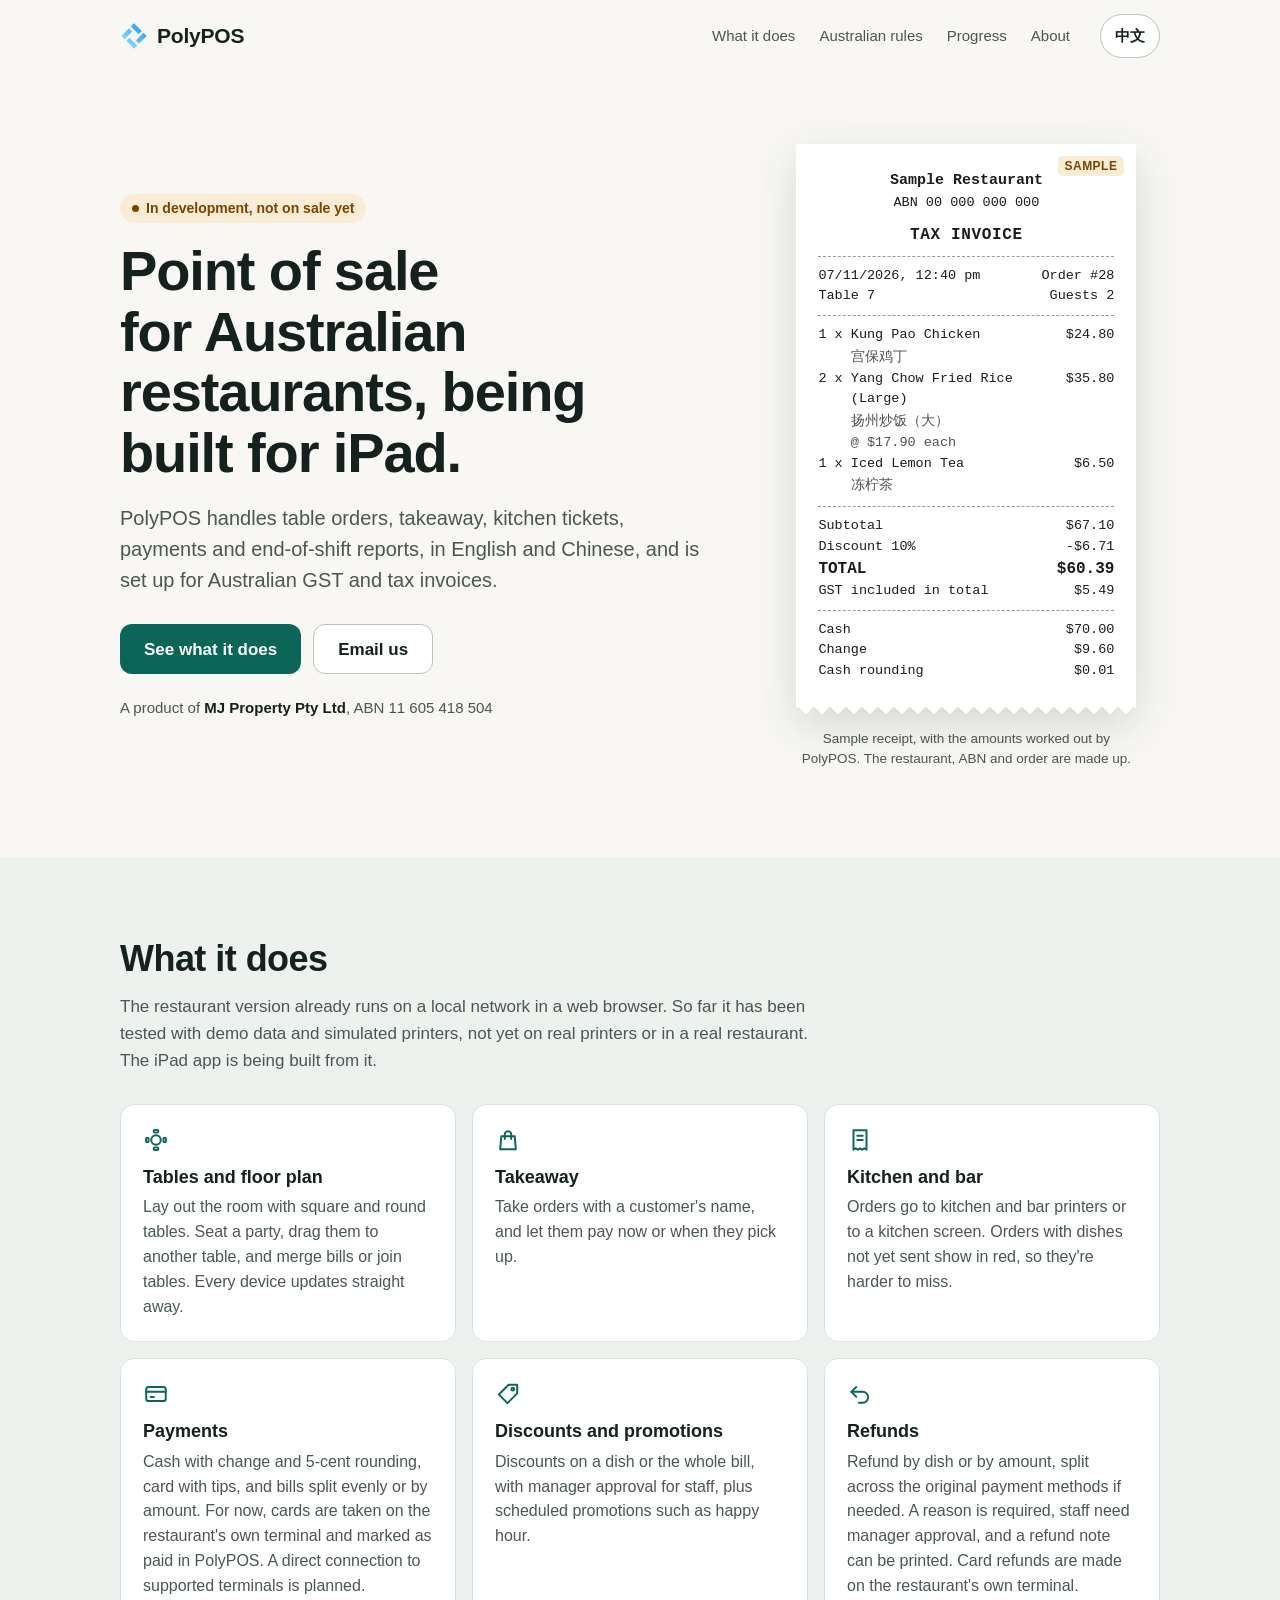
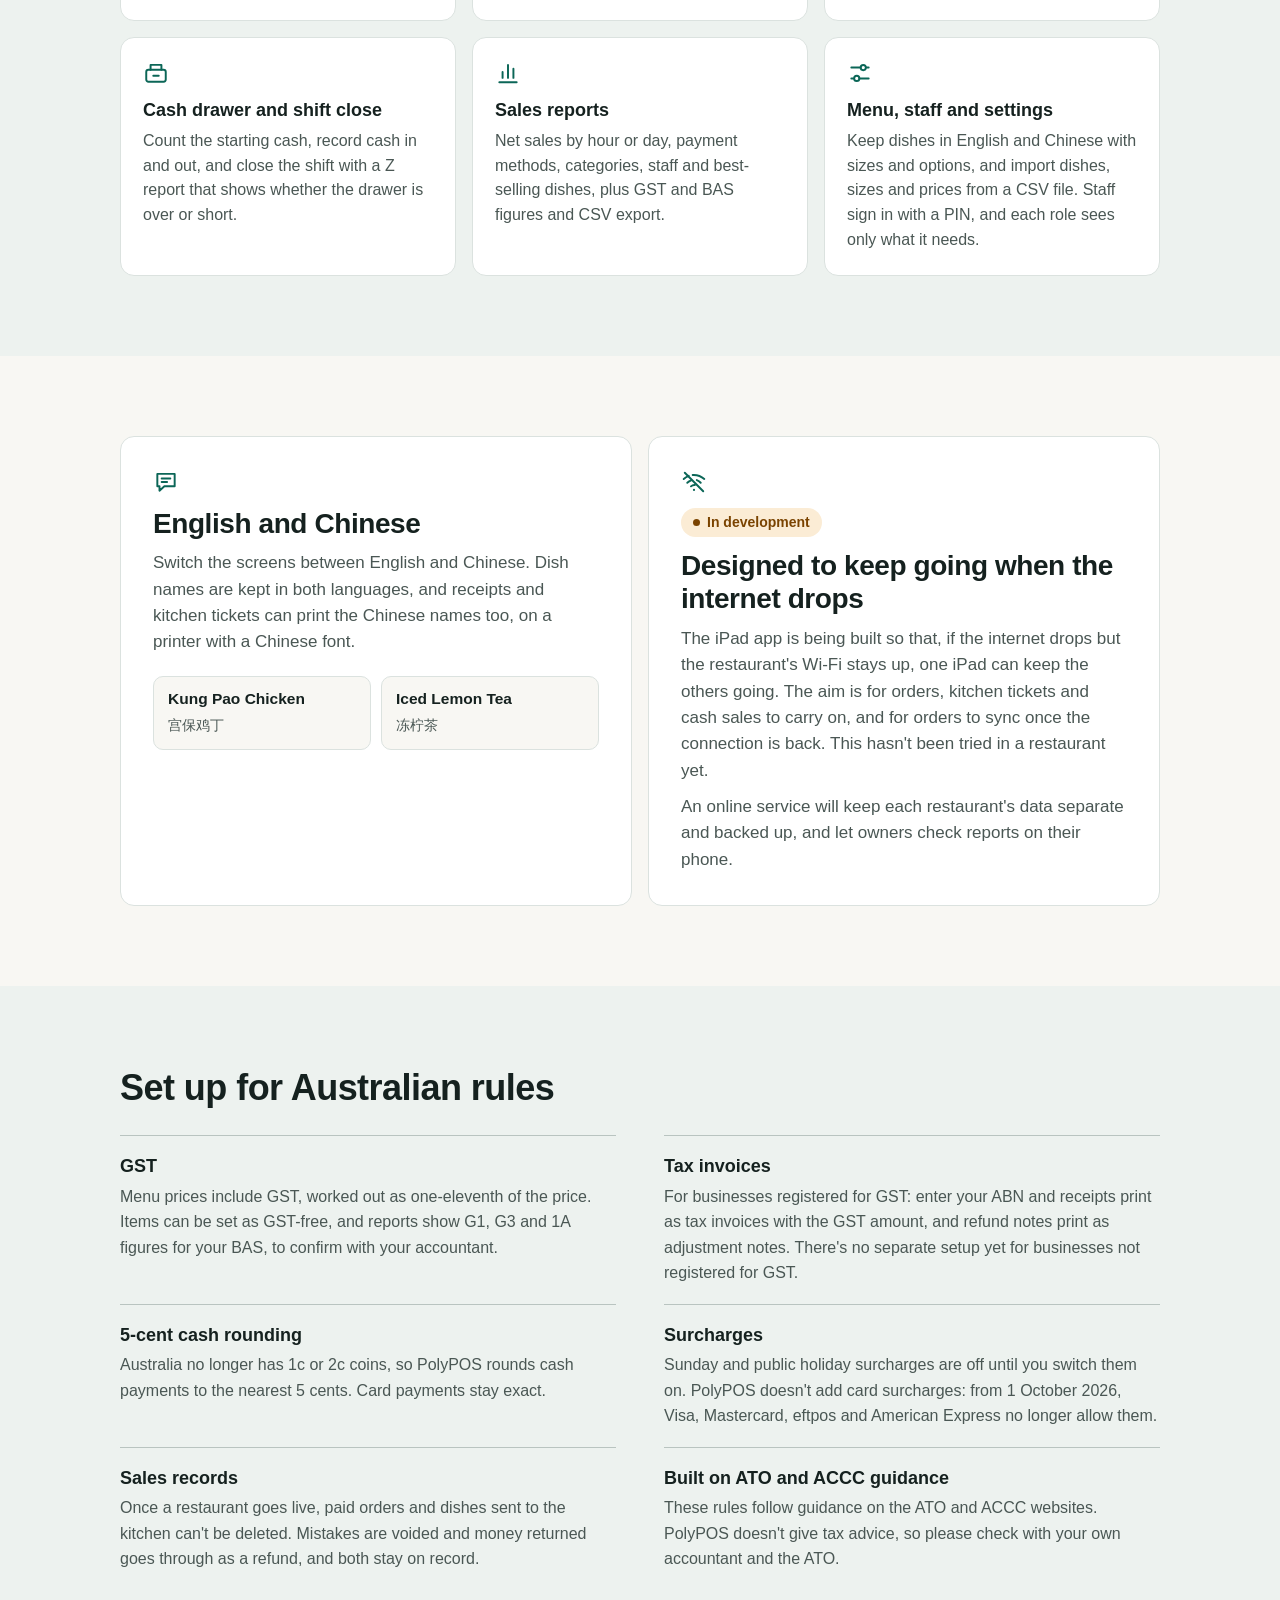
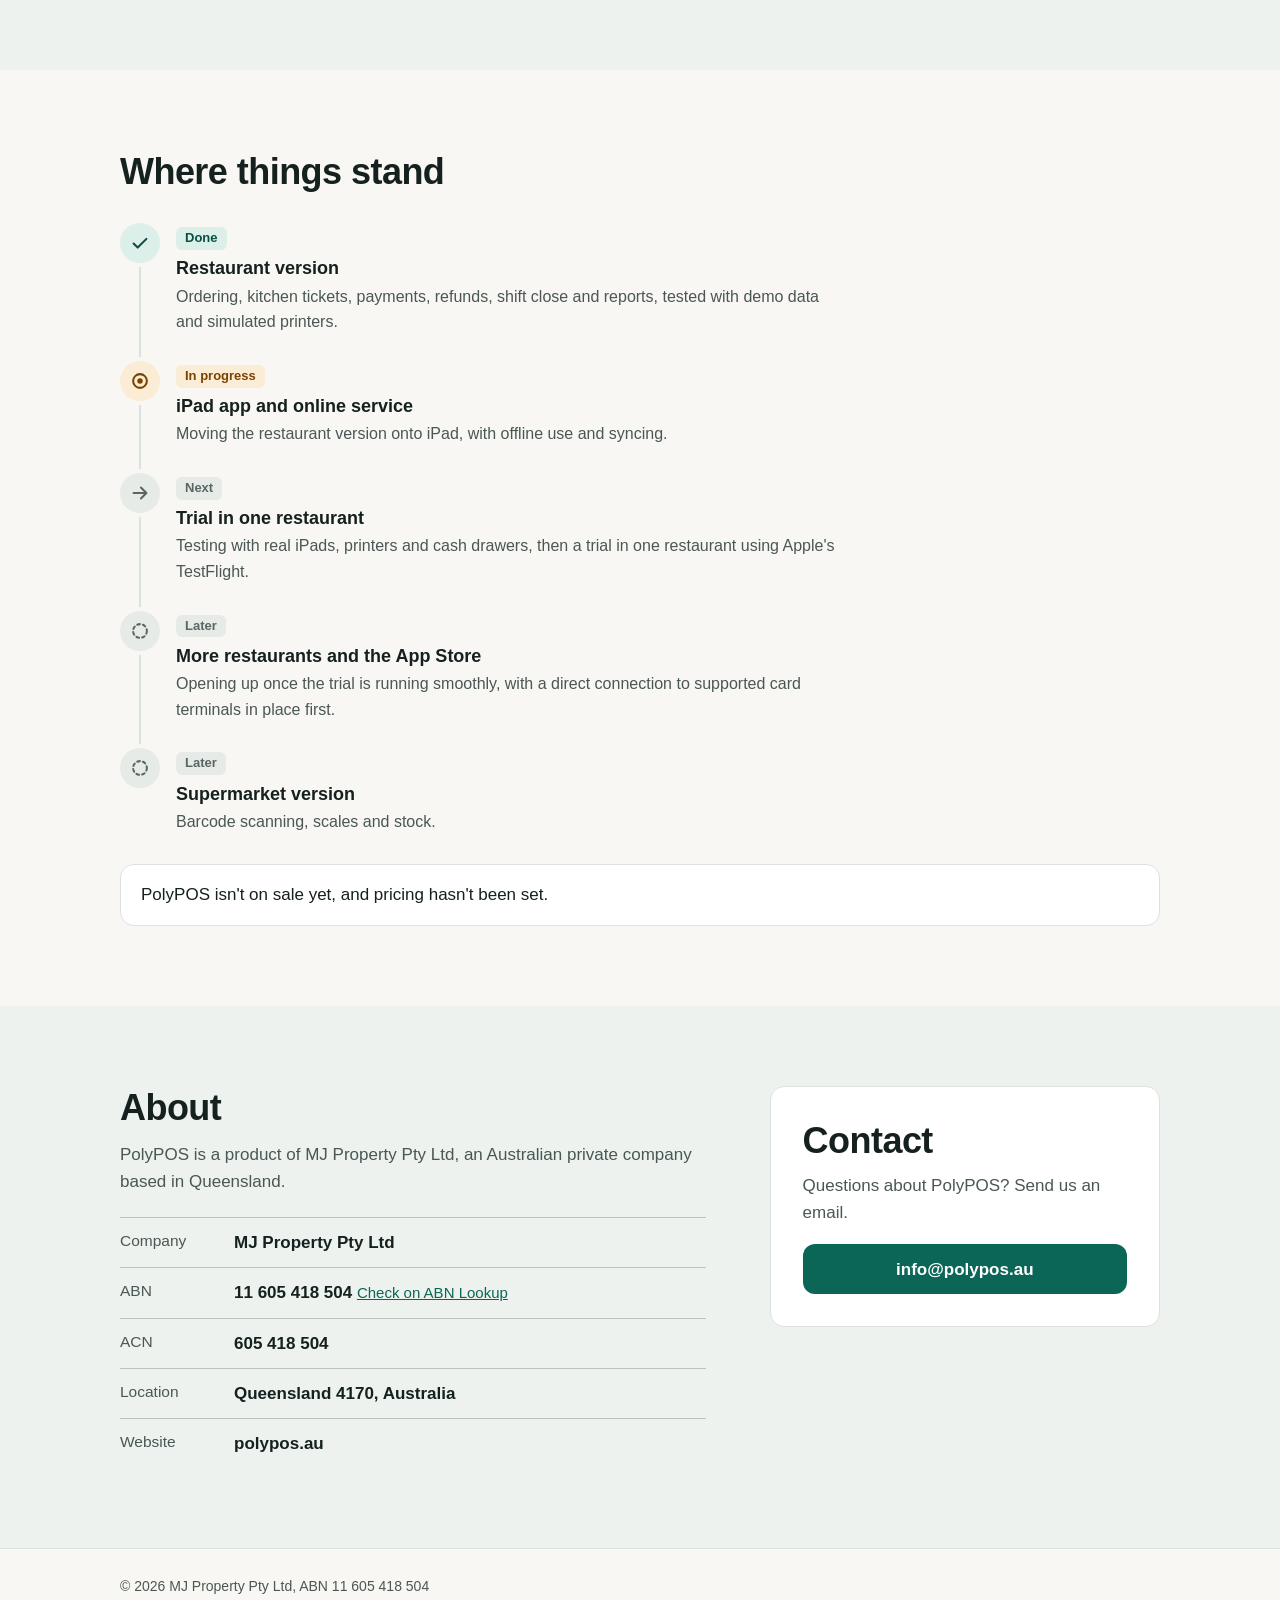
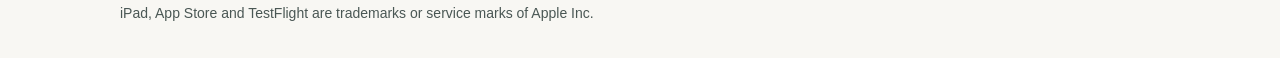
<file: index.html>
<!doctype html>
<html lang="en-AU">
<head>
<meta charset="utf-8">
<meta name="viewport" content="width=device-width, initial-scale=1">
<title>PolyPOS | Point of sale for Australian restaurants</title>
<meta name="description" content="PolyPOS is a point-of-sale system for Australian restaurants, in English and Chinese, being built for iPad. A product of MJ Property Pty Ltd.">
<link rel="canonical" href="https://polypos.au/">
<link rel="alternate" hreflang="en-AU" href="https://polypos.au/">
<link rel="alternate" hreflang="zh-Hans" href="https://polypos.au/zh/">
<link rel="alternate" hreflang="x-default" href="https://polypos.au/">
<link rel="icon" href="favicon.svg" type="image/svg+xml">
<link rel="stylesheet" href="assets/site.css">
</head>
<body>
<a class="skip" href="#main">Skip to content</a>

<header class="top wrap">
  <a class="brand" href="./">
    <svg viewBox="0 0 100 100" aria-hidden="true"><defs><linearGradient id="pp-mark" gradientUnits="userSpaceOnUse" x1="0" y1="32" x2="0" y2="-32"><stop offset="0" stop-color="#86D6FF"/><stop offset="1" stop-color="#36A5F2"/></linearGradient></defs><g transform="translate(50 50) rotate(45)" fill="url(#pp-mark)"><rect x="-32" y="-32" width="39" height="16"/><rect x="16" y="-32" width="16" height="39"/><rect x="-7" y="16" width="39" height="16"/><rect x="-32" y="-7" width="16" height="39"/></g></svg>
    PolyPOS
  </a>
  <nav class="nav" aria-label="Sections of this page">
    <a href="#features">What it does</a>
    <a href="#rules">Australian rules</a>
    <a href="#progress">Progress</a>
    <a href="#about">About</a>
  </nav>
  <a class="lang" href="zh/" lang="zh-Hans" hreflang="zh-Hans">中文</a>
</header>

<main id="main">
  <section class="hero wrap">
    <div>
      <p class="chip">In development, not on sale yet</p>
      <h1>Point of sale for Australian restaurants, being built for iPad.</h1>
      <p class="lead">PolyPOS handles table orders, takeaway, kitchen tickets, payments and end-of-shift reports, in English and Chinese, and is set up for Australian GST and tax invoices.</p>
      <p class="actions">
        <a class="btn primary" href="#features">See what it does</a>
        <a class="btn ghost" href="mailto:info@polypos.au">Email us</a>
      </p>
      <p class="owner">A product of <strong>MJ Property Pty Ltd</strong>, <span class="nb">ABN 11 605 418 504</span></p>
    </div>

    <figure class="sample">
      <div class="paper">
        <div class="receipt">
          <span class="stamp">SAMPLE</span>
          <div class="c venue">Sample Restaurant</div>
          <div class="c">ABN 00 000 000 000</div>
          <div class="c title">TAX INVOICE</div>
          <hr>
          <div class="r"><span>07/11/2026, 12:40 pm</span><span>Order #28</span></div>
          <div class="r"><span>Table 7</span><span>Guests 2</span></div>
          <hr>
          <div class="r item"><span>1 x Kung Pao Chicken</span><span>$24.80</span></div>
          <div class="sub" lang="zh-Hans">宫保鸡丁</div>
          <div class="r item"><span>2 x Yang Chow Fried Rice (Large)</span><span>$35.80</span></div>
          <div class="sub" lang="zh-Hans">扬州炒饭（大）</div>
          <div class="sub">@ $17.90 each</div>
          <div class="r item"><span>1 x Iced Lemon Tea</span><span>$6.50</span></div>
          <div class="sub" lang="zh-Hans">冻柠茶</div>
          <hr>
          <div class="r"><span>Subtotal</span><span>$67.10</span></div>
          <div class="r"><span>Discount 10%</span><span>-$6.71</span></div>
          <div class="r big"><span>TOTAL</span><span>$60.39</span></div>
          <div class="r"><span>GST included in total</span><span>$5.49</span></div>
          <hr>
          <div class="r"><span>Cash</span><span>$70.00</span></div>
          <div class="r"><span>Change</span><span>$9.60</span></div>
          <div class="r"><span>Cash rounding</span><span>$0.01</span></div>
        </div>
      </div>
      <figcaption>Sample receipt, with the amounts worked out by PolyPOS. The restaurant, ABN and order are made up.</figcaption>
    </figure>
  </section>

  <section id="features" class="section band">
    <div class="wrap">
      <h2>What it does</h2>
      <p class="intro">The restaurant version already runs on a local network in a web browser. So far it has been tested with demo data and simulated printers, not yet on real printers or in a real restaurant. The iPad app is being built from it.</p>
      <div class="grid">
        <article class="card">
          <svg class="icon" aria-hidden="true"><use href="assets/icons.svg#table"/></svg>
          <h3>Tables and floor plan</h3>
          <p>Lay out the room with square and round tables. Seat a party, drag them to another table, and merge bills or join tables. Every device updates straight away.</p>
        </article>
        <article class="card">
          <svg class="icon" aria-hidden="true"><use href="assets/icons.svg#bag"/></svg>
          <h3>Takeaway</h3>
          <p>Take orders with a customer's name, and let them pay now or when they pick up.</p>
        </article>
        <article class="card">
          <svg class="icon" aria-hidden="true"><use href="assets/icons.svg#ticket"/></svg>
          <h3>Kitchen and bar</h3>
          <p>Orders go to kitchen and bar printers or to a kitchen screen. Orders with dishes not yet sent show in red, so they're harder to miss.</p>
        </article>
        <article class="card">
          <svg class="icon" aria-hidden="true"><use href="assets/icons.svg#card"/></svg>
          <h3>Payments</h3>
          <p>Cash with change and 5-cent rounding, card with tips, and bills split evenly or by amount. For now, cards are taken on the restaurant's own terminal and marked as paid in PolyPOS. A direct connection to supported terminals is planned.</p>
        </article>
        <article class="card">
          <svg class="icon" aria-hidden="true"><use href="assets/icons.svg#tag"/></svg>
          <h3>Discounts and promotions</h3>
          <p>Discounts on a dish or the whole bill, with manager approval for staff, plus scheduled promotions such as happy hour.</p>
        </article>
        <article class="card">
          <svg class="icon" aria-hidden="true"><use href="assets/icons.svg#refund"/></svg>
          <h3>Refunds</h3>
          <p>Refund by dish or by amount, split across the original payment methods if needed. A reason is required, staff need manager approval, and a refund note can be printed. Card refunds are made on the restaurant's own terminal.</p>
        </article>
        <article class="card">
          <svg class="icon" aria-hidden="true"><use href="assets/icons.svg#drawer"/></svg>
          <h3>Cash drawer and shift close</h3>
          <p>Count the starting cash, record cash in and out, and close the shift with a Z report that shows whether the drawer is over or short.</p>
        </article>
        <article class="card">
          <svg class="icon" aria-hidden="true"><use href="assets/icons.svg#chart"/></svg>
          <h3>Sales reports</h3>
          <p>Net sales by hour or day, payment methods, categories, staff and best-selling dishes, plus GST and BAS figures and CSV export.</p>
        </article>
        <article class="card">
          <svg class="icon" aria-hidden="true"><use href="assets/icons.svg#sliders"/></svg>
          <h3>Menu, staff and settings</h3>
          <p>Keep dishes in English and Chinese with sizes and options, and import dishes, sizes and prices from a CSV file. Staff sign in with a PIN, and each role sees only what it needs.</p>
        </article>
      </div>
    </div>
  </section>

  <section class="section">
    <div class="wrap pair">
      <article class="card">
        <svg class="icon" aria-hidden="true"><use href="assets/icons.svg#speech"/></svg>
        <h2>English and Chinese</h2>
        <p>Switch the screens between English and Chinese. Dish names are kept in both languages, and receipts and kitchen tickets can print the Chinese names too, on a printer with a Chinese font.</p>
        <div class="tiles" aria-hidden="true">
          <div class="tile"><b>Kung Pao Chicken</b><span lang="zh-Hans">宫保鸡丁</span></div>
          <div class="tile"><b>Iced Lemon Tea</b><span lang="zh-Hans">冻柠茶</span></div>
        </div>
      </article>
      <article class="card">
        <svg class="icon" aria-hidden="true"><use href="assets/icons.svg#offline"/></svg>
        <p class="chip">In development</p>
        <h2>Designed to keep going when the internet drops</h2>
        <p>The iPad app is being built so that, if the internet drops but the restaurant's Wi-Fi stays up, one iPad can keep the others going. The aim is for orders, kitchen tickets and cash sales to carry on, and for orders to sync once the connection is back. This hasn't been tried in a restaurant yet.</p>
        <p>An online service will keep each restaurant's data separate and backed up, and let owners check reports on their phone.</p>
      </article>
    </div>
  </section>

  <section id="rules" class="section band">
    <div class="wrap">
      <h2>Set up for Australian rules</h2>
      <div class="rules">
        <div class="rule">
          <h3>GST</h3>
          <p>Menu prices include GST, worked out as one-eleventh of the price. Items can be set as GST-free, and reports show G1, G3 and 1A figures for your BAS, to confirm with your accountant.</p>
        </div>
        <div class="rule">
          <h3>Tax invoices</h3>
          <p>For businesses registered for GST: enter your ABN and receipts print as tax invoices with the GST amount, and refund notes print as adjustment notes. There's no separate setup yet for businesses not registered for GST.</p>
        </div>
        <div class="rule">
          <h3>5-cent cash rounding</h3>
          <p>Australia no longer has 1c or 2c coins, so PolyPOS rounds cash payments to the nearest 5 cents. Card payments stay exact.</p>
        </div>
        <div class="rule">
          <h3>Surcharges</h3>
          <p>Sunday and public holiday surcharges are off until you switch them on. PolyPOS doesn't add card surcharges: from 1 October 2026, Visa, Mastercard, eftpos and American Express no longer allow them.</p>
        </div>
        <div class="rule">
          <h3>Sales records</h3>
          <p>Once a restaurant goes live, paid orders and dishes sent to the kitchen can't be deleted. Mistakes are voided and money returned goes through as a refund, and both stay on record.</p>
        </div>
        <div class="rule">
          <h3>Built on ATO and ACCC guidance</h3>
          <p>These rules follow guidance on the ATO and ACCC websites. PolyPOS doesn't give tax advice, so please check with your own accountant and the ATO.</p>
        </div>
      </div>
    </div>
  </section>

  <section id="progress" class="section">
    <div class="wrap">
      <h2>Where things stand</h2>
      <ol class="steps">
        <li class="step is-done">
          <span class="mark"><svg class="icon" aria-hidden="true"><use href="assets/icons.svg#done"/></svg></span>
          <div>
            <span class="state">Done</span>
            <h3>Restaurant version</h3>
            <p>Ordering, kitchen tickets, payments, refunds, shift close and reports, tested with demo data and simulated printers.</p>
          </div>
        </li>
        <li class="step is-now">
          <span class="mark"><svg class="icon" aria-hidden="true"><use href="assets/icons.svg#now"/></svg></span>
          <div>
            <span class="state">In progress</span>
            <h3>iPad app and online service</h3>
            <p>Moving the restaurant version onto iPad, with offline use and syncing.</p>
          </div>
        </li>
        <li class="step is-next">
          <span class="mark"><svg class="icon" aria-hidden="true"><use href="assets/icons.svg#next"/></svg></span>
          <div>
            <span class="state">Next</span>
            <h3>Trial in one restaurant</h3>
            <p>Testing with real iPads, printers and cash drawers, then a trial in one restaurant using Apple's TestFlight.</p>
          </div>
        </li>
        <li class="step is-later">
          <span class="mark"><svg class="icon" aria-hidden="true"><use href="assets/icons.svg#later"/></svg></span>
          <div>
            <span class="state">Later</span>
            <h3>More restaurants and the App Store</h3>
            <p>Opening up once the trial is running smoothly, with a direct connection to supported card terminals in place first.</p>
          </div>
        </li>
        <li class="step is-later">
          <span class="mark"><svg class="icon" aria-hidden="true"><use href="assets/icons.svg#later"/></svg></span>
          <div>
            <span class="state">Later</span>
            <h3>Supermarket version</h3>
            <p>Barcode scanning, scales and stock.</p>
          </div>
        </li>
      </ol>
      <p class="note">PolyPOS isn't on sale yet, and pricing hasn't been set.</p>
    </div>
  </section>

  <section id="about" class="section band">
    <div class="wrap about">
      <div>
        <h2>About</h2>
        <p class="intro">PolyPOS is a product of MJ Property Pty Ltd, an Australian private company based in Queensland.</p>
        <dl class="facts">
          <div><dt>Company</dt><dd>MJ Property Pty Ltd</dd></div>
          <div><dt>ABN</dt><dd>11 605 418 504 <a class="check" href="https://abr.business.gov.au/ABN/View?abn=11605418504" rel="noopener">Check on ABN Lookup</a></dd></div>
          <div><dt>ACN</dt><dd>605 418 504</dd></div>
          <div><dt>Location</dt><dd>Queensland 4170, Australia</dd></div>
          <div><dt>Website</dt><dd>polypos.au</dd></div>
        </dl>
      </div>
      <div id="contact" class="contact">
        <h2>Contact</h2>
        <p>Questions about PolyPOS? Send us an email.</p>
        <p class="mail"><a class="btn primary" href="mailto:info@polypos.au">info@polypos.au</a></p>
      </div>
    </div>
  </section>
</main>

<footer class="foot">
  <div class="wrap">
    <p>© 2026 MJ Property Pty Ltd, ABN 11 605 418 504</p>
    <p>iPad, App Store and TestFlight are trademarks or service marks of Apple Inc.</p>
  </div>
</footer>
</body>
</html>
</file>
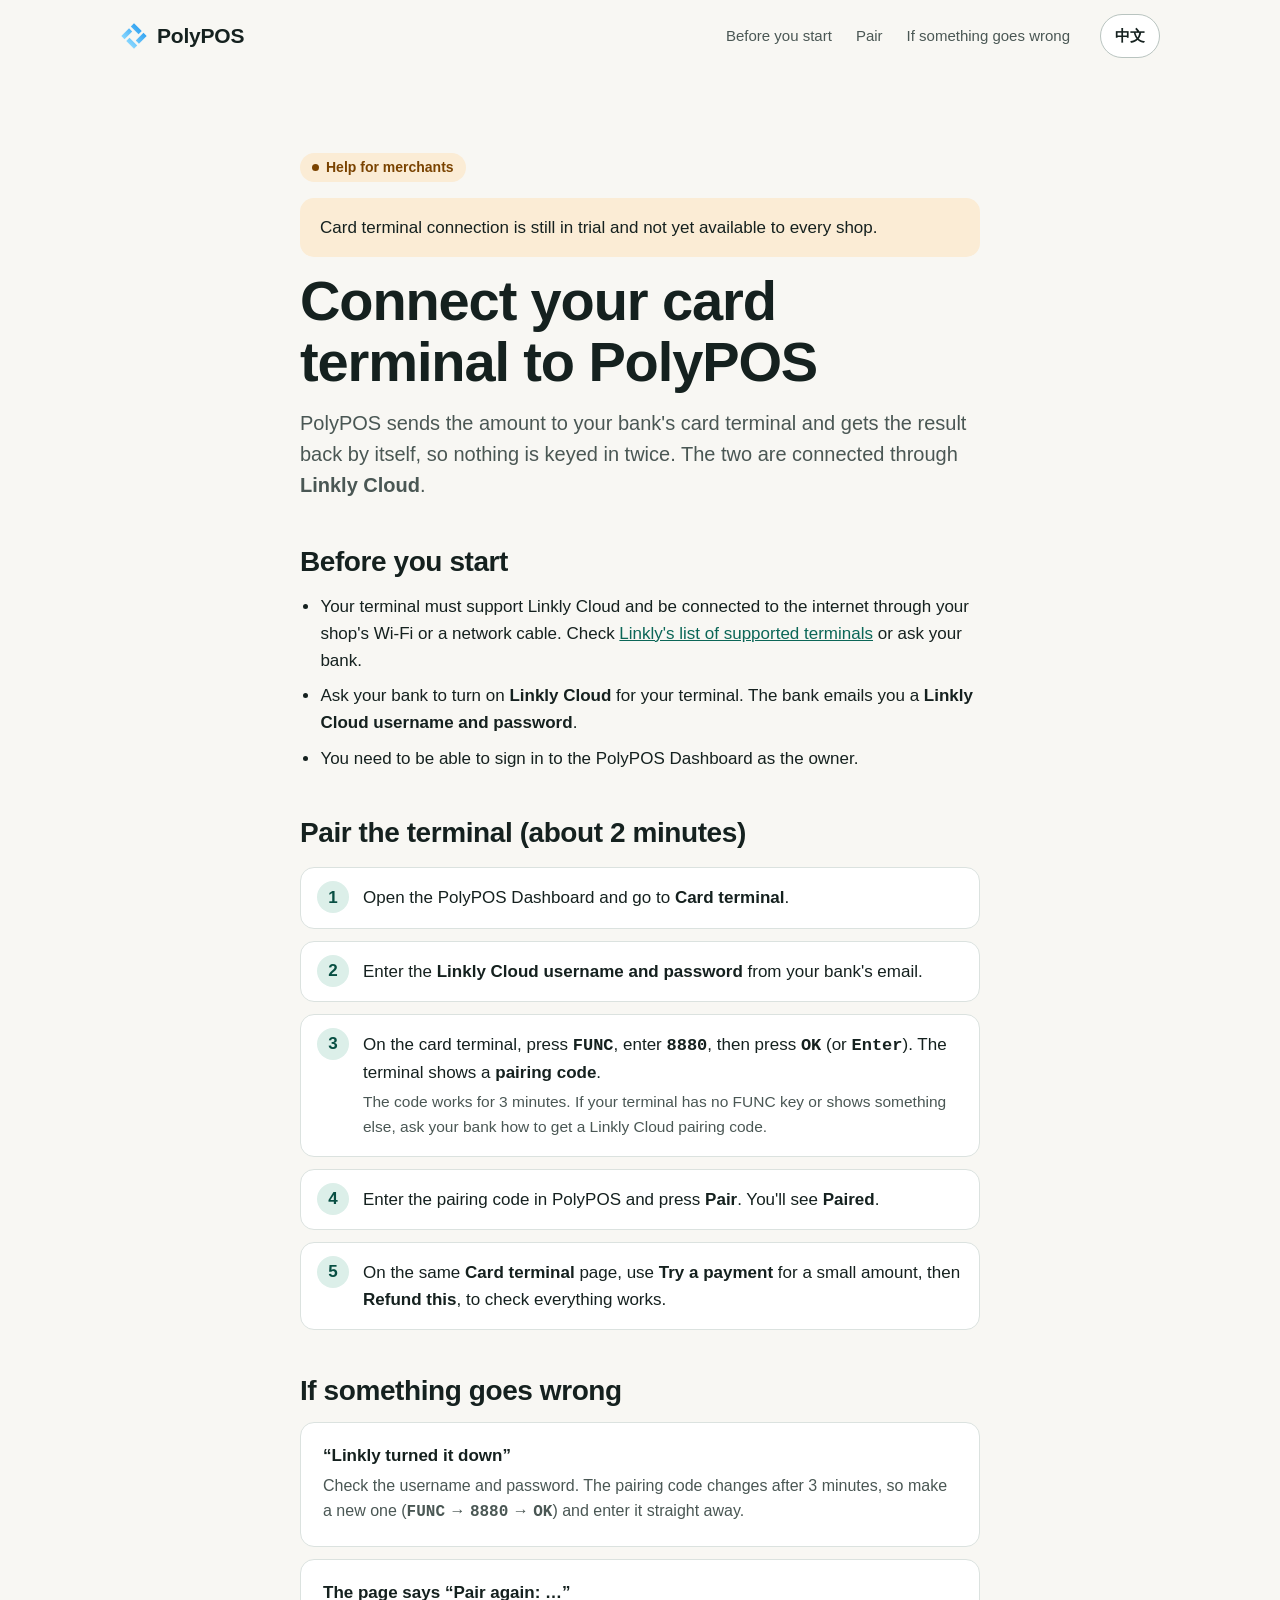
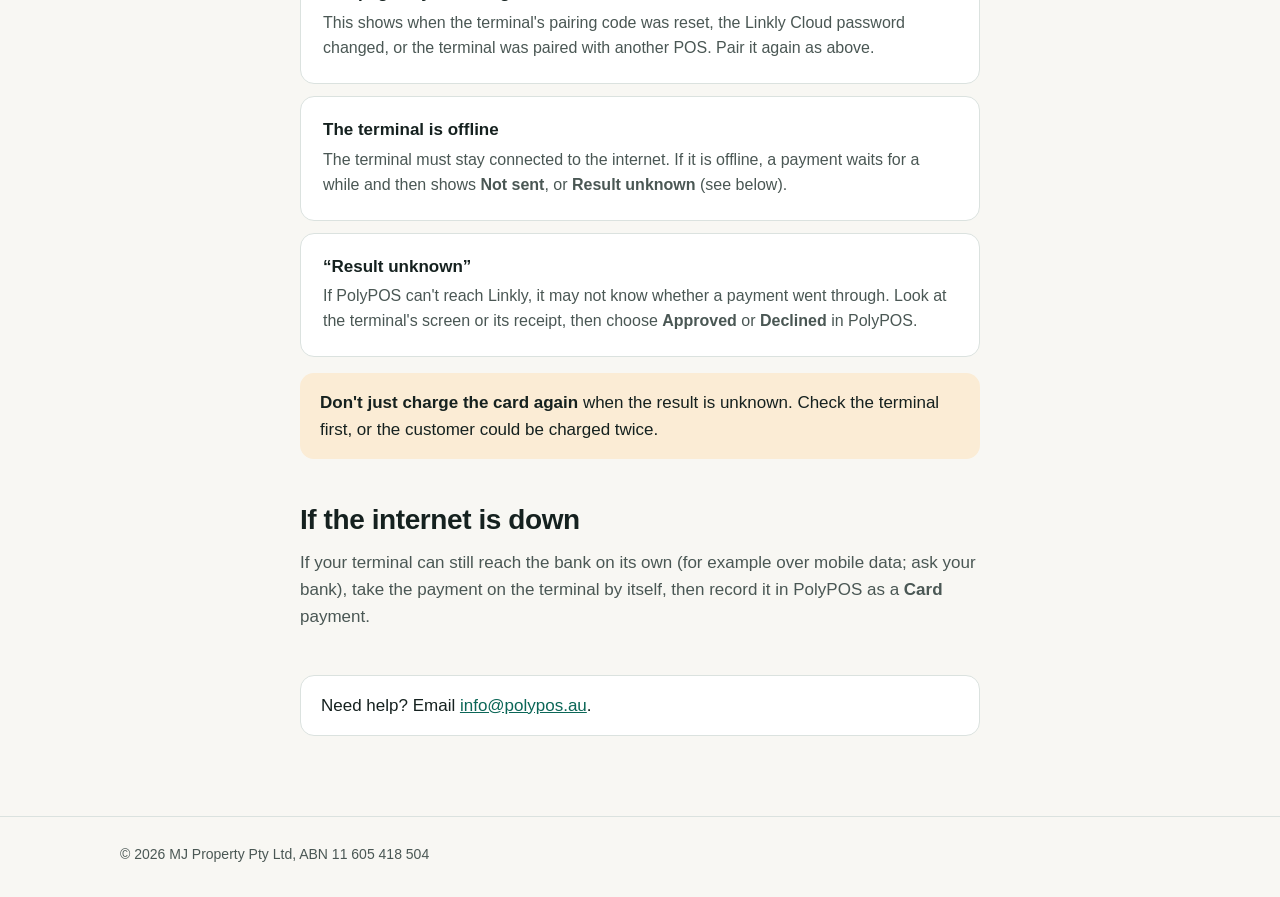
<file: card-pairing/index.html>
<!doctype html>
<html lang="en-AU">
<head>
<meta charset="utf-8">
<meta name="viewport" content="width=device-width, initial-scale=1">
<title>Connect your card terminal | PolyPOS</title>
<meta name="description" content="How to pair your bank's card terminal with PolyPOS through Linkly Cloud, and what to do if pairing or a payment goes wrong.">
<link rel="canonical" href="https://polypos.au/card-pairing/">
<link rel="alternate" hreflang="en-AU" href="https://polypos.au/card-pairing/">
<link rel="alternate" hreflang="zh-Hans" href="https://polypos.au/zh/card-pairing/">
<link rel="alternate" hreflang="x-default" href="https://polypos.au/card-pairing/">
<link rel="icon" href="../favicon.svg" type="image/svg+xml">
<link rel="stylesheet" href="../assets/site.css">
<style>
  .guide { max-width: 760px; }
  .guide h1 { margin-top: 14px; }
  .guide .lead { margin-top: 16px; }
  .guide h2 { margin-top: 44px; font-size: clamp(23px, 2.6vw, 28px); }
  .guide ul { margin: 14px 0 0; padding-left: 1.2em; }
  .guide ul li + li { margin-top: 8px; }
  .howto { margin: 18px 0 0; padding: 0; list-style: none; counter-reset: n; }
  .howto li { position: relative; margin-top: 12px; padding: 16px 18px 16px 62px; background: var(--paper); border: 1px solid var(--line); border-radius: var(--radius); counter-increment: n; }
  .howto li::before { content: counter(n); position: absolute; left: 16px; top: 13px; display: flex; align-items: center; justify-content: center; width: 32px; height: 32px; border-radius: 50%; background: var(--accent-soft); color: var(--accent-dark); font-weight: 700; }
  .howto small { display: block; margin-top: 4px; color: var(--ink-2); font-size: 15.5px; }
  .keys { font-family: var(--mono); font-weight: 650; white-space: nowrap; }
  .fix { margin-top: 14px; }
  .fix .card + .card { margin-top: 12px; }
  .fix h3 { font-size: 17px; }
  .warn { margin-top: 16px; padding: 16px 20px; background: var(--now-soft); border-radius: var(--radius); color: var(--ink); }
  .guide .contact-line { margin-top: 44px; }
</style>
</head>
<body>
<a class="skip" href="#main">Skip to content</a>

<header class="top wrap">
  <a class="brand" href="../">
    <svg viewBox="0 0 100 100" aria-hidden="true"><defs><linearGradient id="pp-mark" gradientUnits="userSpaceOnUse" x1="0" y1="32" x2="0" y2="-32"><stop offset="0" stop-color="#86D6FF"/><stop offset="1" stop-color="#36A5F2"/></linearGradient></defs><g transform="translate(50 50) rotate(45)" fill="url(#pp-mark)"><rect x="-32" y="-32" width="39" height="16"/><rect x="16" y="-32" width="16" height="39"/><rect x="-7" y="16" width="39" height="16"/><rect x="-32" y="-7" width="16" height="39"/></g></svg>
    PolyPOS
  </a>
  <nav class="nav" aria-label="Sections of this page">
    <a href="#before">Before you start</a>
    <a href="#pair">Pair</a>
    <a href="#problems">If something goes wrong</a>
  </nav>
  <a class="lang" href="../zh/card-pairing/" lang="zh-Hans" hreflang="zh-Hans">中文</a>
</header>

<main id="main" class="section">
  <div class="wrap guide">
    <p class="chip">Help for merchants</p>
    <p class="warn">Card terminal connection is still in trial and not yet available to every shop.</p>
    <h1>Connect your card terminal to PolyPOS</h1>
    <p class="lead">PolyPOS sends the amount to your bank's card terminal and gets the result back by itself, so nothing is keyed in twice. The two are connected through <strong>Linkly Cloud</strong>.</p>

    <h2 id="before">Before you start</h2>
    <ul>
      <li>Your terminal must support Linkly Cloud and be connected to the internet through your shop's Wi-Fi or a network cable. Check <a href="https://www.linkly.com.au/help-centre/bank-terminal-support.html" rel="noopener">Linkly's list of supported terminals</a> or ask your bank.</li>
      <li>Ask your bank to turn on <strong>Linkly Cloud</strong> for your terminal. The bank emails you a <strong>Linkly Cloud username and password</strong>.</li>
      <li>You need to be able to sign in to the PolyPOS Dashboard as the owner.</li>
    </ul>

    <h2 id="pair">Pair the terminal (about 2 minutes)</h2>
    <ol class="howto">
      <li>Open the PolyPOS Dashboard and go to <strong>Card terminal</strong>.</li>
      <li>Enter the <strong>Linkly Cloud username and password</strong> from your bank's email.</li>
      <li>On the card terminal, press <span class="keys">FUNC</span>, enter <span class="keys">8880</span>, then press <span class="keys">OK</span> (or <span class="keys">Enter</span>). The terminal shows a <strong>pairing code</strong>.
        <small>The code works for 3 minutes. If your terminal has no FUNC key or shows something else, ask your bank how to get a Linkly Cloud pairing code.</small></li>
      <li>Enter the pairing code in PolyPOS and press <strong>Pair</strong>. You'll see <strong>Paired</strong>.</li>
      <li>On the same <strong>Card terminal</strong> page, use <strong>Try a payment</strong> for a small amount, then <strong>Refund this</strong>, to check everything works.</li>
    </ol>

    <h2 id="problems">If something goes wrong</h2>
    <div class="fix">
      <article class="card">
        <h3>“Linkly turned it down”</h3>
        <p>Check the username and password. The pairing code changes after 3 minutes, so make a new one (<span class="keys">FUNC</span> → <span class="keys">8880</span> → <span class="keys">OK</span>) and enter it straight away.</p>
      </article>
      <article class="card">
        <h3>The page says “Pair again: …”</h3>
        <p>This shows when the terminal's pairing code was reset, the Linkly Cloud password changed, or the terminal was paired with another POS. Pair it again as above.</p>
      </article>
      <article class="card">
        <h3>The terminal is offline</h3>
        <p>The terminal must stay connected to the internet. If it is offline, a payment waits for a while and then shows <strong>Not sent</strong>, or <strong>Result unknown</strong> (see below).</p>
      </article>
      <article class="card">
        <h3>“Result unknown”</h3>
        <p>If PolyPOS can't reach Linkly, it may not know whether a payment went through. Look at the terminal's screen or its receipt, then choose <strong>Approved</strong> or <strong>Declined</strong> in PolyPOS.</p>
      </article>
    </div>
    <p class="warn"><strong>Don't just charge the card again</strong> when the result is unknown. Check the terminal first, or the customer could be charged twice.</p>

    <h2 id="offline">If the internet is down</h2>
    <p class="intro">If your terminal can still reach the bank on its own (for example over mobile data; ask your bank), take the payment on the terminal by itself, then record it in PolyPOS as a <strong>Card</strong> payment.</p>

    <p class="note contact-line">Need help? Email <a href="mailto:info@polypos.au">info@polypos.au</a>.</p>
  </div>
</main>

<footer class="foot">
  <div class="wrap">
    <p>© 2026 MJ Property Pty Ltd, ABN 11 605 418 504</p>
  </div>
</footer>
</body>
</html>
</file>
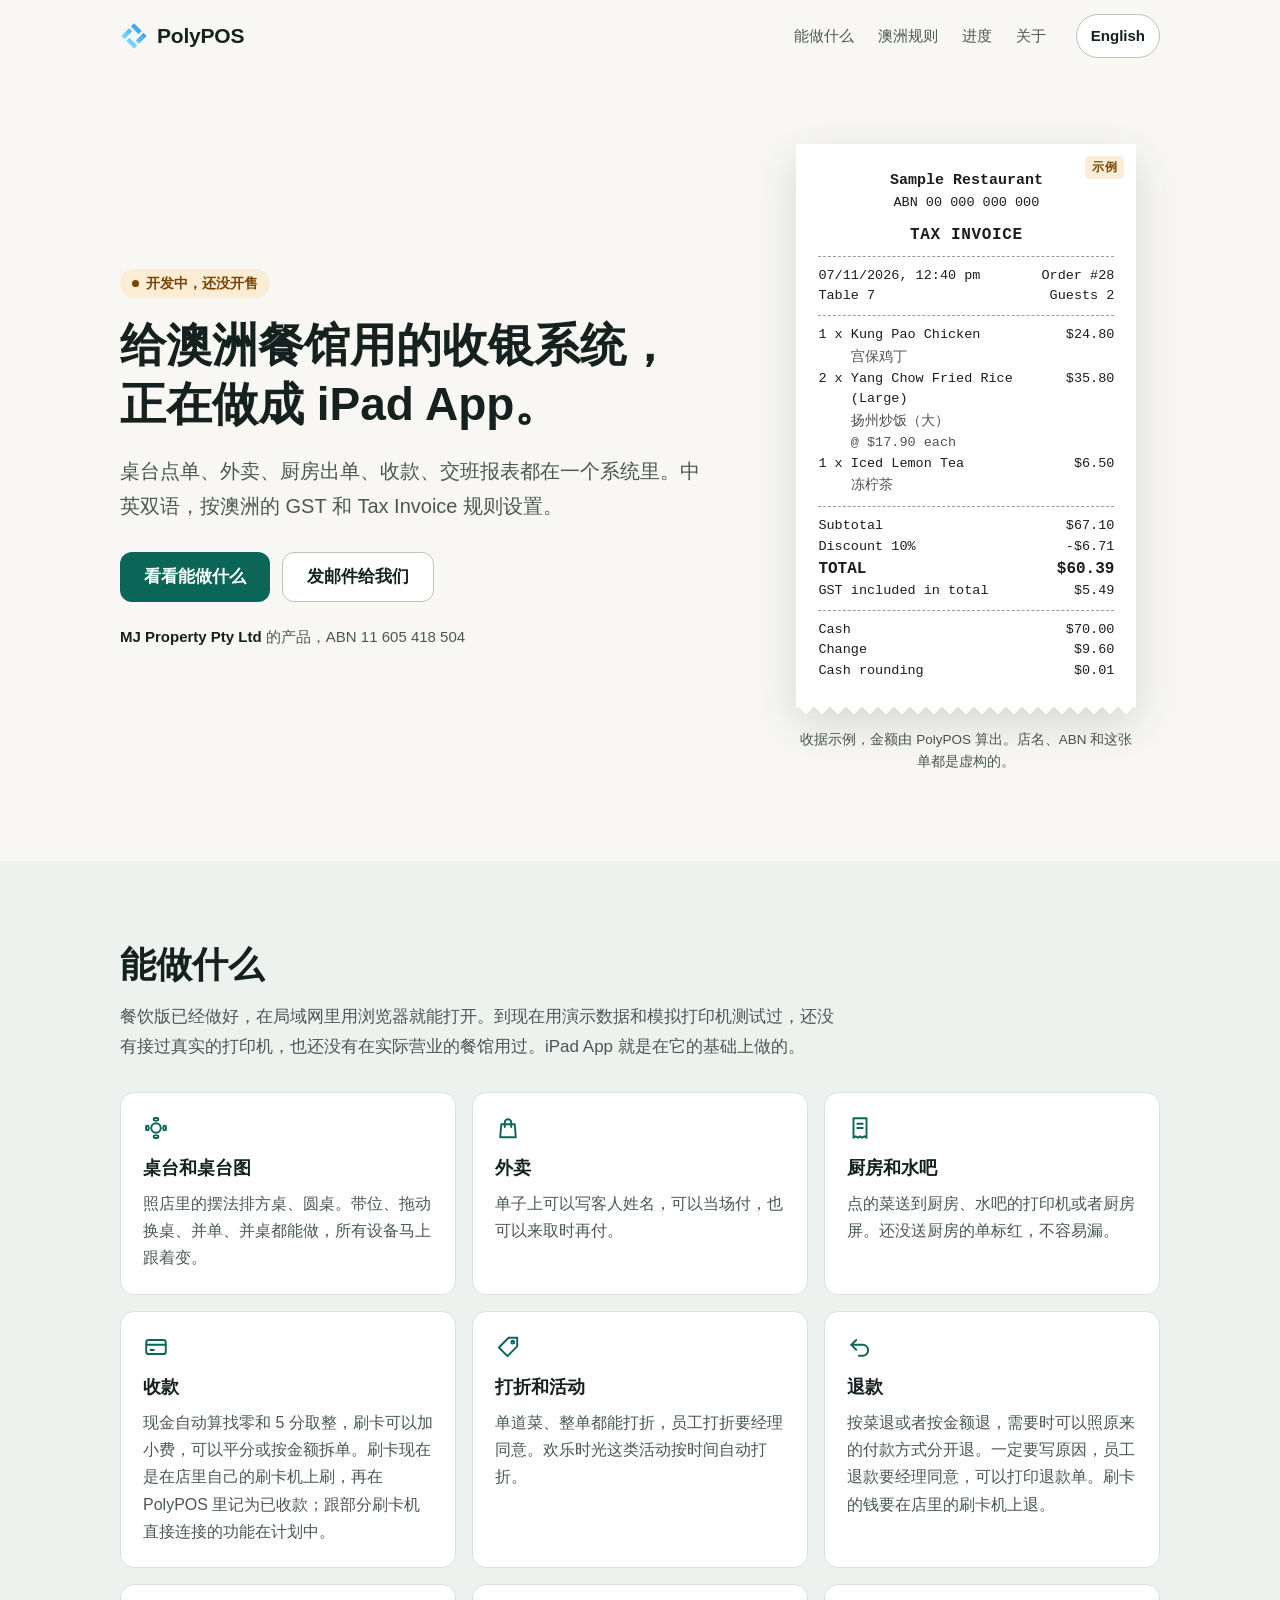
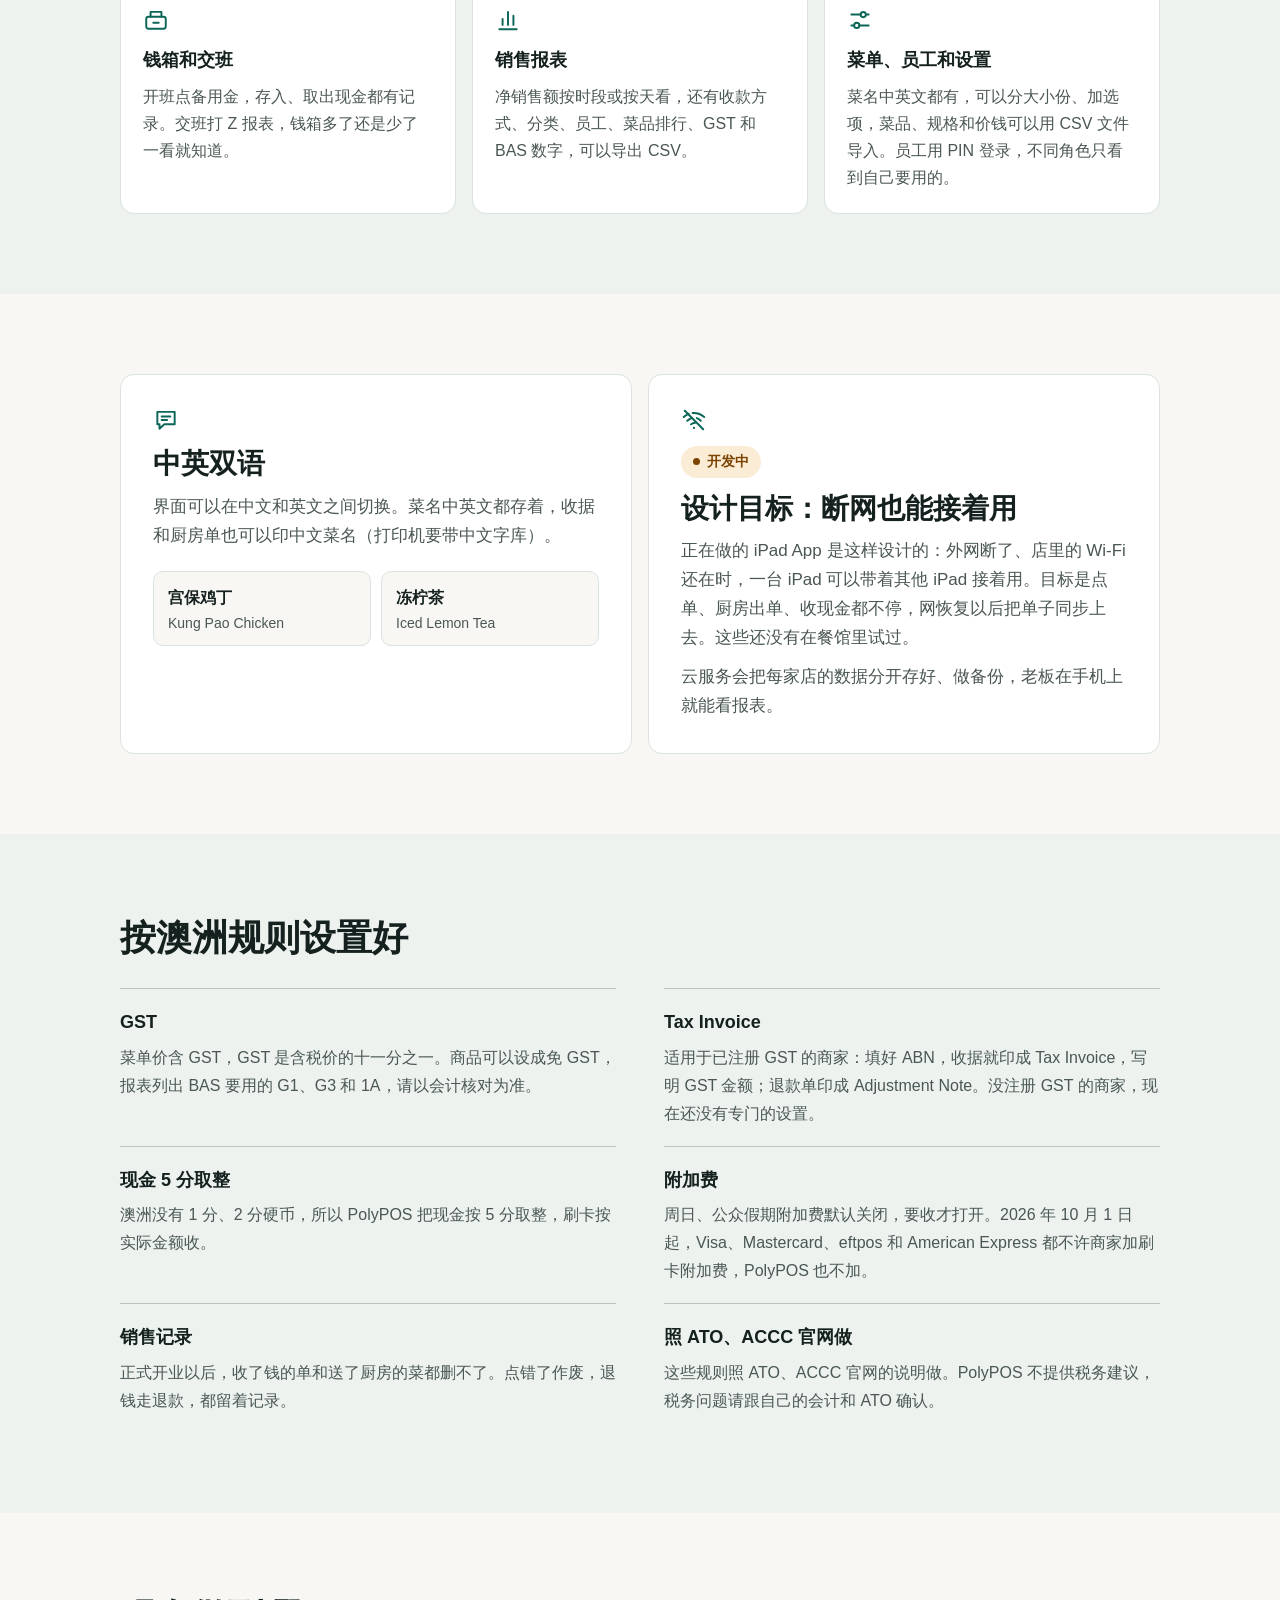
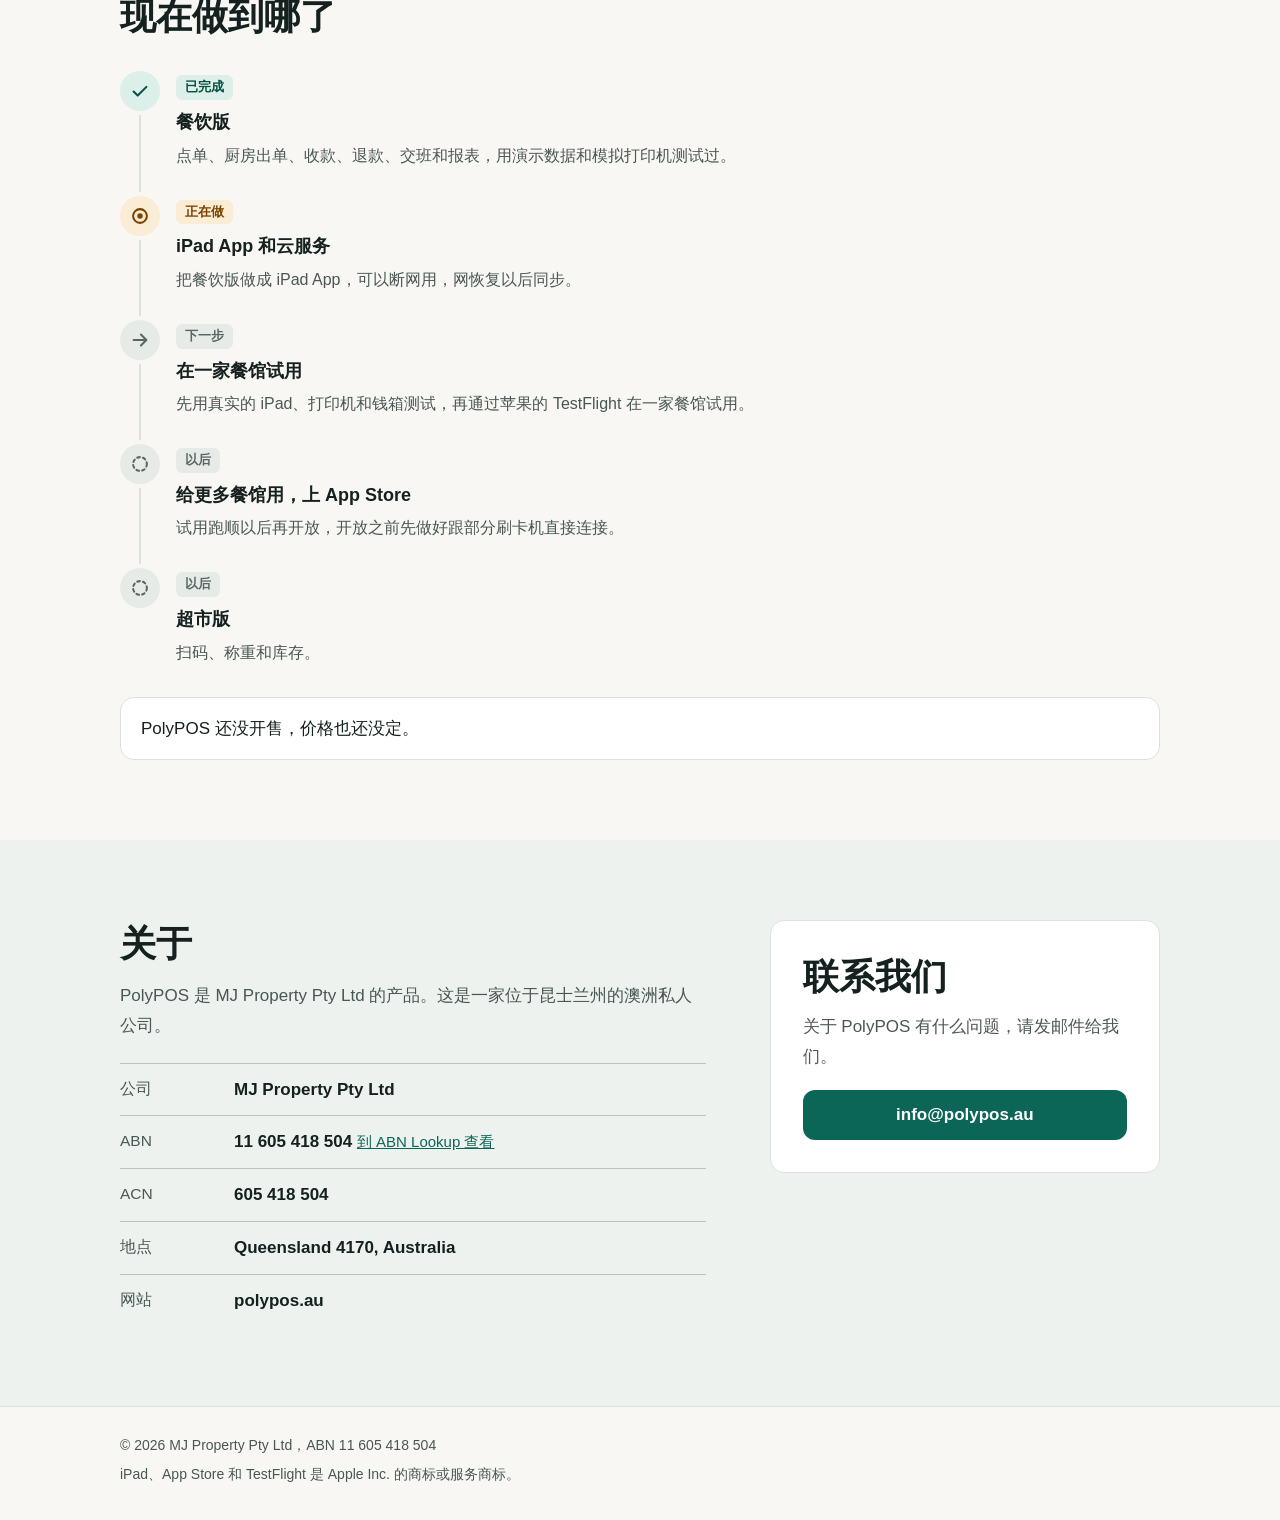
<file: zh/index.html>
<!doctype html>
<html lang="zh-Hans">
<head>
<meta charset="utf-8">
<meta name="viewport" content="width=device-width, initial-scale=1">
<title>PolyPOS | 澳洲餐馆收银系统</title>
<meta name="description" content="PolyPOS 是给澳洲餐馆用的收银系统，中英双语，正在做成 iPad App。MJ Property Pty Ltd 的产品。">
<link rel="canonical" href="https://polypos.au/zh/">
<link rel="alternate" hreflang="en-AU" href="https://polypos.au/">
<link rel="alternate" hreflang="zh-Hans" href="https://polypos.au/zh/">
<link rel="alternate" hreflang="x-default" href="https://polypos.au/">
<link rel="icon" href="../favicon.svg" type="image/svg+xml">
<link rel="stylesheet" href="../assets/site.css">
</head>
<body>
<a class="skip" href="#main">跳到正文</a>

<header class="top wrap">
  <a class="brand" href="./">
    <svg viewBox="0 0 100 100" aria-hidden="true"><defs><linearGradient id="pp-mark" gradientUnits="userSpaceOnUse" x1="0" y1="32" x2="0" y2="-32"><stop offset="0" stop-color="#86D6FF"/><stop offset="1" stop-color="#36A5F2"/></linearGradient></defs><g transform="translate(50 50) rotate(45)" fill="url(#pp-mark)"><rect x="-32" y="-32" width="39" height="16"/><rect x="16" y="-32" width="16" height="39"/><rect x="-7" y="16" width="39" height="16"/><rect x="-32" y="-7" width="16" height="39"/></g></svg>
    PolyPOS
  </a>
  <nav class="nav" aria-label="本页内容">
    <a href="#features">能做什么</a>
    <a href="#rules">澳洲规则</a>
    <a href="#progress">进度</a>
    <a href="#about">关于</a>
  </nav>
  <a class="lang" href="../" lang="en-AU" hreflang="en-AU">English</a>
</header>

<main id="main">
  <section class="hero wrap">
    <div>
      <p class="chip">开发中，还没开售</p>
      <h1>给澳洲餐馆用的<wbr>收银系统，<wbr>正在做成 iPad App。</h1>
      <p class="lead">桌台点单、外卖、厨房出单、收款、交班报表都在一个系统里。中英双语，按澳洲的 GST 和 Tax Invoice 规则设置。</p>
      <p class="actions">
        <a class="btn primary" href="#features">看看能做什么</a>
        <a class="btn ghost" href="mailto:info@polypos.au">发邮件给我们</a>
      </p>
      <p class="owner"><strong>MJ Property Pty Ltd</strong> 的产品，<span class="nb">ABN 11 605 418 504</span></p>
    </div>

    <figure class="sample">
      <div class="paper">
        <div class="receipt">
          <span class="stamp">示例</span>
          <div class="c venue" lang="en-AU">Sample Restaurant</div>
          <div class="c" lang="en-AU">ABN 00 000 000 000</div>
          <div class="c title" lang="en-AU">TAX INVOICE</div>
          <hr>
          <div class="r" lang="en-AU"><span>07/11/2026, 12:40 pm</span><span>Order #28</span></div>
          <div class="r" lang="en-AU"><span>Table 7</span><span>Guests 2</span></div>
          <hr>
          <div class="r item" lang="en-AU"><span>1 x Kung Pao Chicken</span><span>$24.80</span></div>
          <div class="sub">宫保鸡丁</div>
          <div class="r item" lang="en-AU"><span>2 x Yang Chow Fried Rice (Large)</span><span>$35.80</span></div>
          <div class="sub">扬州炒饭（大）</div>
          <div class="sub" lang="en-AU">@ $17.90 each</div>
          <div class="r item" lang="en-AU"><span>1 x Iced Lemon Tea</span><span>$6.50</span></div>
          <div class="sub">冻柠茶</div>
          <hr>
          <div class="r" lang="en-AU"><span>Subtotal</span><span>$67.10</span></div>
          <div class="r" lang="en-AU"><span>Discount 10%</span><span>-$6.71</span></div>
          <div class="r big" lang="en-AU"><span>TOTAL</span><span>$60.39</span></div>
          <div class="r" lang="en-AU"><span>GST included in total</span><span>$5.49</span></div>
          <hr>
          <div class="r" lang="en-AU"><span>Cash</span><span>$70.00</span></div>
          <div class="r" lang="en-AU"><span>Change</span><span>$9.60</span></div>
          <div class="r" lang="en-AU"><span>Cash rounding</span><span>$0.01</span></div>
        </div>
      </div>
      <figcaption>收据示例，金额由 PolyPOS 算出。店名、ABN 和这张单都是虚构的。</figcaption>
    </figure>
  </section>

  <section id="features" class="section band">
    <div class="wrap">
      <h2>能做什么</h2>
      <p class="intro">餐饮版已经做好，在局域网里用浏览器就能打开。到现在用演示数据和模拟打印机测试过，还没有接过真实的打印机，也还没有在实际营业的餐馆用过。iPad App 就是在它的基础上做的。</p>
      <div class="grid">
        <article class="card">
          <svg class="icon" aria-hidden="true"><use href="../assets/icons.svg#table"/></svg>
          <h3>桌台和桌台图</h3>
          <p>照店里的摆法排方桌、圆桌。带位、拖动换桌、并单、并桌都能做，所有设备马上跟着变。</p>
        </article>
        <article class="card">
          <svg class="icon" aria-hidden="true"><use href="../assets/icons.svg#bag"/></svg>
          <h3>外卖</h3>
          <p>单子上可以写客人姓名，可以当场付，也可以来取时再付。</p>
        </article>
        <article class="card">
          <svg class="icon" aria-hidden="true"><use href="../assets/icons.svg#ticket"/></svg>
          <h3>厨房和水吧</h3>
          <p>点的菜送到厨房、水吧的打印机或者厨房屏。还没送厨房的单标红，不容易漏。</p>
        </article>
        <article class="card">
          <svg class="icon" aria-hidden="true"><use href="../assets/icons.svg#card"/></svg>
          <h3>收款</h3>
          <p>现金自动算找零和 5 分取整，刷卡可以加小费，可以平分或按金额拆单。刷卡现在是在店里自己的刷卡机上刷，再在 PolyPOS 里记为已收款；跟部分刷卡机直接连接的功能在计划中。</p>
        </article>
        <article class="card">
          <svg class="icon" aria-hidden="true"><use href="../assets/icons.svg#tag"/></svg>
          <h3>打折和活动</h3>
          <p>单道菜、整单都能打折，员工打折要经理同意。欢乐时光这类活动按时间自动打折。</p>
        </article>
        <article class="card">
          <svg class="icon" aria-hidden="true"><use href="../assets/icons.svg#refund"/></svg>
          <h3>退款</h3>
          <p>按菜退或者按金额退，需要时可以照原来的付款方式分开退。一定要写原因，员工退款要经理同意，可以打印退款单。刷卡的钱要在店里的刷卡机上退。</p>
        </article>
        <article class="card">
          <svg class="icon" aria-hidden="true"><use href="../assets/icons.svg#drawer"/></svg>
          <h3>钱箱和交班</h3>
          <p>开班点备用金，存入、取出现金都有记录。交班打 Z 报表，钱箱多了还是少了一看就知道。</p>
        </article>
        <article class="card">
          <svg class="icon" aria-hidden="true"><use href="../assets/icons.svg#chart"/></svg>
          <h3>销售报表</h3>
          <p>净销售额按时段或按天看，还有收款方式、分类、员工、菜品排行、GST 和 BAS 数字，可以导出 CSV。</p>
        </article>
        <article class="card">
          <svg class="icon" aria-hidden="true"><use href="../assets/icons.svg#sliders"/></svg>
          <h3>菜单、员工和设置</h3>
          <p>菜名中英文都有，可以分大小份、加选项，菜品、规格和价钱可以用 CSV 文件导入。员工用 PIN 登录，不同角色只看到自己要用的。</p>
        </article>
      </div>
    </div>
  </section>

  <section class="section">
    <div class="wrap pair">
      <article class="card">
        <svg class="icon" aria-hidden="true"><use href="../assets/icons.svg#speech"/></svg>
        <h2>中英双语</h2>
        <p>界面可以在中文和英文之间切换。菜名中英文都存着，收据和厨房单也可以印中文菜名（打印机要带中文字库）。</p>
        <div class="tiles" aria-hidden="true">
          <div class="tile"><b>宫保鸡丁</b><span lang="en-AU">Kung Pao Chicken</span></div>
          <div class="tile"><b>冻柠茶</b><span lang="en-AU">Iced Lemon Tea</span></div>
        </div>
      </article>
      <article class="card">
        <svg class="icon" aria-hidden="true"><use href="../assets/icons.svg#offline"/></svg>
        <p class="chip">开发中</p>
        <h2>设计目标：断网也能接着用</h2>
        <p>正在做的 iPad App 是这样设计的：外网断了、店里的 Wi-Fi 还在时，一台 iPad 可以带着其他 iPad 接着用。目标是点单、厨房出单、收现金都不停，网恢复以后把单子同步上去。这些还没有在餐馆里试过。</p>
        <p>云服务会把每家店的数据分开存好、做备份，老板在手机上就能看报表。</p>
      </article>
    </div>
  </section>

  <section id="rules" class="section band">
    <div class="wrap">
      <h2>按澳洲规则设置好</h2>
      <div class="rules">
        <div class="rule">
          <h3>GST</h3>
          <p>菜单价含 GST，GST 是含税价的十一分之一。商品可以设成免 GST，报表列出 BAS 要用的 G1、G3 和 1A，请以会计核对为准。</p>
        </div>
        <div class="rule">
          <h3>Tax Invoice</h3>
          <p>适用于已注册 GST 的商家：填好 ABN，收据就印成 Tax Invoice，写明 GST 金额；退款单印成 Adjustment Note。没注册 GST 的商家，现在还没有专门的设置。</p>
        </div>
        <div class="rule">
          <h3>现金 5 分取整</h3>
          <p>澳洲没有 1 分、2 分硬币，所以 PolyPOS 把现金按 5 分取整，刷卡按实际金额收。</p>
        </div>
        <div class="rule">
          <h3>附加费</h3>
          <p>周日、公众假期附加费默认关闭，要收才打开。2026 年 10 月 1 日起，Visa、Mastercard、eftpos 和 American Express 都不许商家加刷卡附加费，PolyPOS 也不加。</p>
        </div>
        <div class="rule">
          <h3>销售记录</h3>
          <p>正式开业以后，收了钱的单和送了厨房的菜都删不了。点错了作废，退钱走退款，都留着记录。</p>
        </div>
        <div class="rule">
          <h3>照 ATO、ACCC 官网做</h3>
          <p>这些规则照 ATO、ACCC 官网的说明做。PolyPOS 不提供税务建议，税务问题请跟自己的会计和 ATO 确认。</p>
        </div>
      </div>
    </div>
  </section>

  <section id="progress" class="section">
    <div class="wrap">
      <h2>现在做到哪了</h2>
      <ol class="steps">
        <li class="step is-done">
          <span class="mark"><svg class="icon" aria-hidden="true"><use href="../assets/icons.svg#done"/></svg></span>
          <div>
            <span class="state">已完成</span>
            <h3>餐饮版</h3>
            <p>点单、厨房出单、收款、退款、交班和报表，用演示数据和模拟打印机测试过。</p>
          </div>
        </li>
        <li class="step is-now">
          <span class="mark"><svg class="icon" aria-hidden="true"><use href="../assets/icons.svg#now"/></svg></span>
          <div>
            <span class="state">正在做</span>
            <h3>iPad App 和云服务</h3>
            <p>把餐饮版做成 iPad App，可以断网用，网恢复以后同步。</p>
          </div>
        </li>
        <li class="step is-next">
          <span class="mark"><svg class="icon" aria-hidden="true"><use href="../assets/icons.svg#next"/></svg></span>
          <div>
            <span class="state">下一步</span>
            <h3>在一家餐馆试用</h3>
            <p>先用真实的 iPad、打印机和钱箱测试，再通过苹果的 TestFlight 在一家餐馆试用。</p>
          </div>
        </li>
        <li class="step is-later">
          <span class="mark"><svg class="icon" aria-hidden="true"><use href="../assets/icons.svg#later"/></svg></span>
          <div>
            <span class="state">以后</span>
            <h3>给更多餐馆用，上 App Store</h3>
            <p>试用跑顺以后再开放，开放之前先做好跟部分刷卡机直接连接。</p>
          </div>
        </li>
        <li class="step is-later">
          <span class="mark"><svg class="icon" aria-hidden="true"><use href="../assets/icons.svg#later"/></svg></span>
          <div>
            <span class="state">以后</span>
            <h3>超市版</h3>
            <p>扫码、称重和库存。</p>
          </div>
        </li>
      </ol>
      <p class="note">PolyPOS 还没开售，价格也还没定。</p>
    </div>
  </section>

  <section id="about" class="section band">
    <div class="wrap about">
      <div>
        <h2>关于</h2>
        <p class="intro">PolyPOS 是 MJ Property Pty Ltd 的产品。这是一家位于昆士兰州的澳洲私人公司。</p>
        <dl class="facts">
          <div><dt>公司</dt><dd>MJ Property Pty Ltd</dd></div>
          <div><dt>ABN</dt><dd>11 605 418 504 <a class="check" href="https://abr.business.gov.au/ABN/View?abn=11605418504" rel="noopener">到 ABN Lookup 查看</a></dd></div>
          <div><dt>ACN</dt><dd>605 418 504</dd></div>
          <div><dt>地点</dt><dd lang="en-AU">Queensland 4170, Australia</dd></div>
          <div><dt>网站</dt><dd>polypos.au</dd></div>
        </dl>
      </div>
      <div id="contact" class="contact">
        <h2>联系我们</h2>
        <p>关于 PolyPOS 有什么问题，请发邮件给我们。</p>
        <p class="mail"><a class="btn primary" href="mailto:info@polypos.au">info@polypos.au</a></p>
      </div>
    </div>
  </section>
</main>

<footer class="foot">
  <div class="wrap">
    <p>© 2026 MJ Property Pty Ltd，ABN 11 605 418 504</p>
    <p>iPad、App Store 和 TestFlight 是 Apple Inc. 的商标或服务商标。</p>
  </div>
</footer>
</body>
</html>
</file>
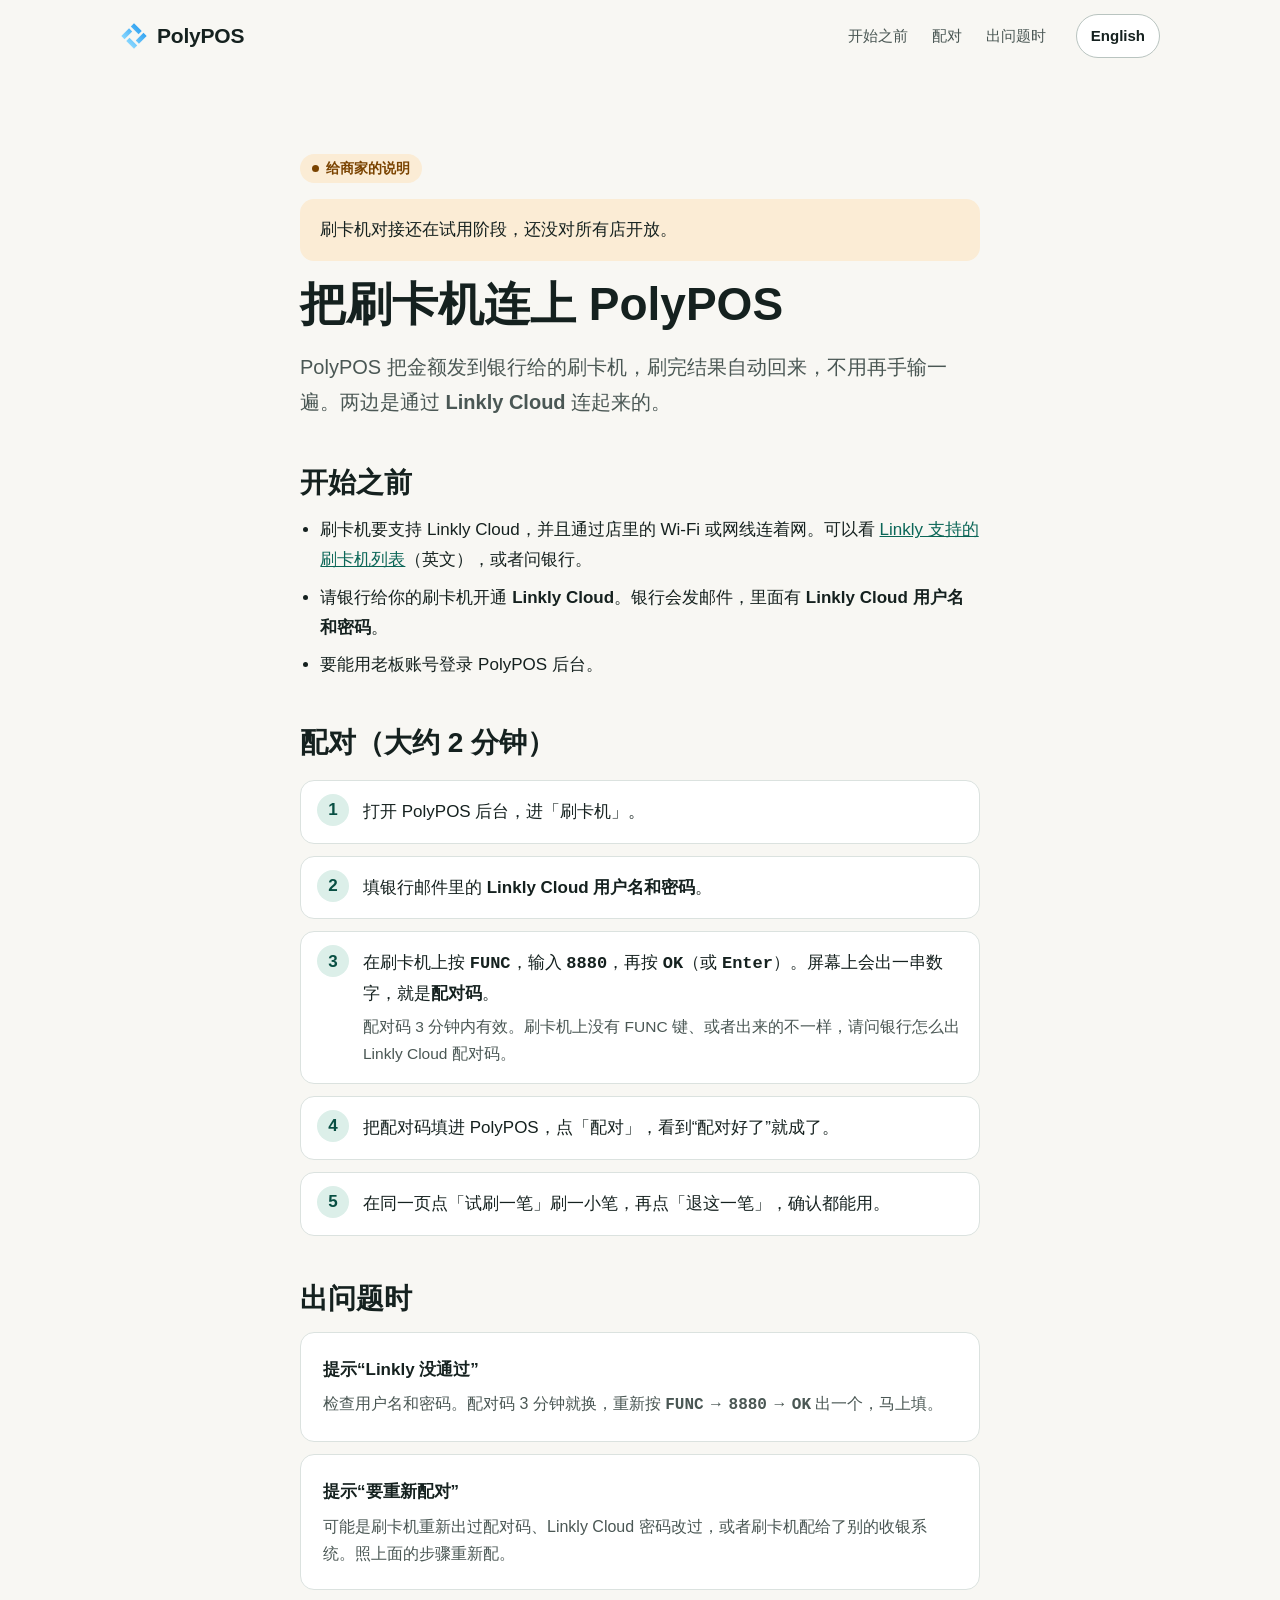
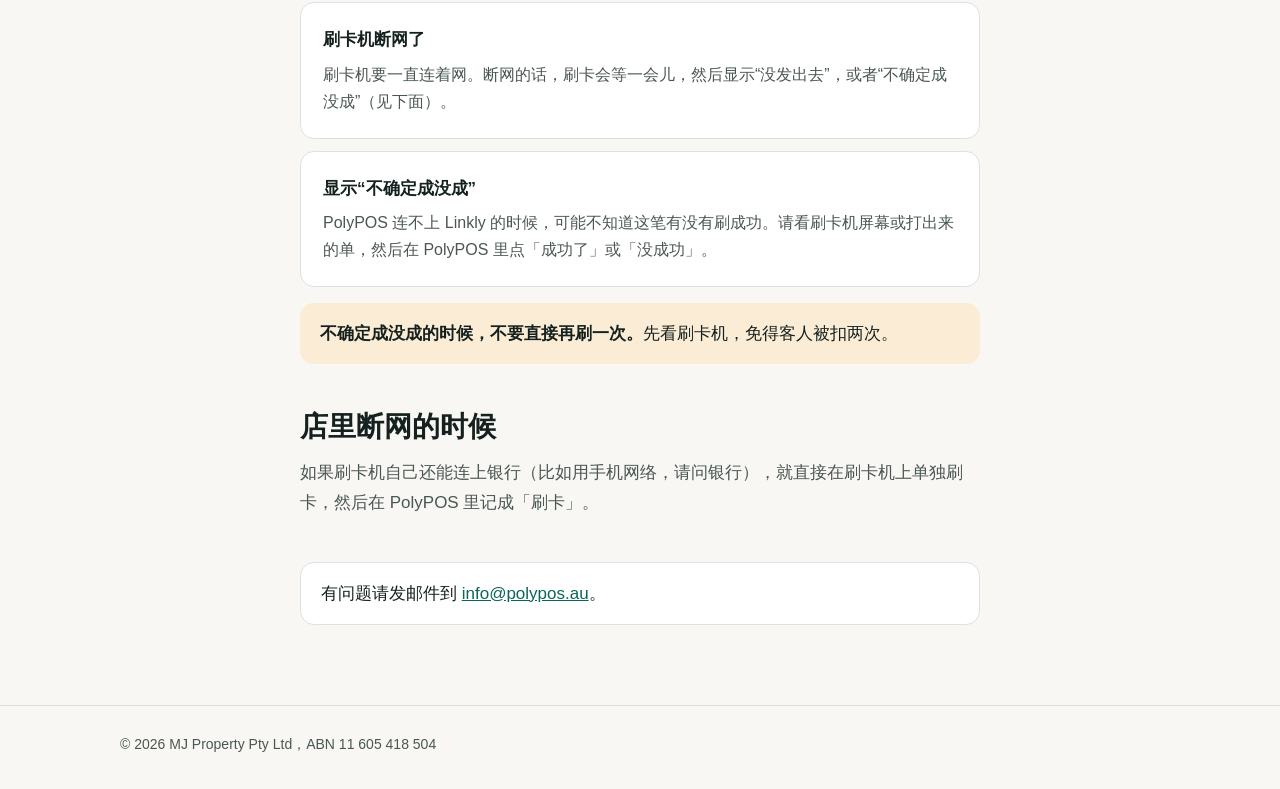
<file: zh/card-pairing/index.html>
<!doctype html>
<html lang="zh-Hans">
<head>
<meta charset="utf-8">
<meta name="viewport" content="width=device-width, initial-scale=1">
<title>把刷卡机连上 PolyPOS | PolyPOS</title>
<meta name="description" content="怎么通过 Linkly Cloud 把银行的刷卡机跟 PolyPOS 配对，配不上或者刷卡结果不确定时怎么办。">
<link rel="canonical" href="https://polypos.au/zh/card-pairing/">
<link rel="alternate" hreflang="en-AU" href="https://polypos.au/card-pairing/">
<link rel="alternate" hreflang="zh-Hans" href="https://polypos.au/zh/card-pairing/">
<link rel="alternate" hreflang="x-default" href="https://polypos.au/card-pairing/">
<link rel="icon" href="../../favicon.svg" type="image/svg+xml">
<link rel="stylesheet" href="../../assets/site.css">
<style>
  .guide { max-width: 760px; }
  .guide h1 { margin-top: 14px; }
  .guide .lead { margin-top: 16px; }
  .guide h2 { margin-top: 44px; font-size: clamp(23px, 2.6vw, 28px); }
  .guide ul { margin: 14px 0 0; padding-left: 1.2em; }
  .guide ul li + li { margin-top: 8px; }
  .howto { margin: 18px 0 0; padding: 0; list-style: none; counter-reset: n; }
  .howto li { position: relative; margin-top: 12px; padding: 16px 18px 16px 62px; background: var(--paper); border: 1px solid var(--line); border-radius: var(--radius); counter-increment: n; }
  .howto li::before { content: counter(n); position: absolute; left: 16px; top: 13px; display: flex; align-items: center; justify-content: center; width: 32px; height: 32px; border-radius: 50%; background: var(--accent-soft); color: var(--accent-dark); font-weight: 700; }
  .howto small { display: block; margin-top: 4px; color: var(--ink-2); font-size: 15.5px; }
  .keys { font-family: var(--mono); font-weight: 650; white-space: nowrap; }
  .fix { margin-top: 14px; }
  .fix .card + .card { margin-top: 12px; }
  .fix h3 { font-size: 17px; }
  .warn { margin-top: 16px; padding: 16px 20px; background: var(--now-soft); border-radius: var(--radius); color: var(--ink); }
  .guide .contact-line { margin-top: 44px; }
</style>
</head>
<body>
<a class="skip" href="#main">跳到正文</a>

<header class="top wrap">
  <a class="brand" href="../">
    <svg viewBox="0 0 100 100" aria-hidden="true"><defs><linearGradient id="pp-mark" gradientUnits="userSpaceOnUse" x1="0" y1="32" x2="0" y2="-32"><stop offset="0" stop-color="#86D6FF"/><stop offset="1" stop-color="#36A5F2"/></linearGradient></defs><g transform="translate(50 50) rotate(45)" fill="url(#pp-mark)"><rect x="-32" y="-32" width="39" height="16"/><rect x="16" y="-32" width="16" height="39"/><rect x="-7" y="16" width="39" height="16"/><rect x="-32" y="-7" width="16" height="39"/></g></svg>
    PolyPOS
  </a>
  <nav class="nav" aria-label="本页内容">
    <a href="#before">开始之前</a>
    <a href="#pair">配对</a>
    <a href="#problems">出问题时</a>
  </nav>
  <a class="lang" href="../../card-pairing/" lang="en-AU" hreflang="en-AU">English</a>
</header>

<main id="main" class="section">
  <div class="wrap guide">
    <p class="chip">给商家的说明</p>
    <p class="warn">刷卡机对接还在试用阶段，还没对所有店开放。</p>
    <h1>把刷卡机连上 PolyPOS</h1>
    <p class="lead">PolyPOS 把金额发到银行给的刷卡机，刷完结果自动回来，不用再手输一遍。两边是通过 <strong>Linkly Cloud</strong> 连起来的。</p>

    <h2 id="before">开始之前</h2>
    <ul>
      <li>刷卡机要支持 Linkly Cloud，并且通过店里的 Wi-Fi 或网线连着网。可以看 <a href="https://www.linkly.com.au/help-centre/bank-terminal-support.html" rel="noopener">Linkly 支持的刷卡机列表</a>（英文），或者问银行。</li>
      <li>请银行给你的刷卡机开通 <strong>Linkly Cloud</strong>。银行会发邮件，里面有 <strong>Linkly Cloud 用户名和密码</strong>。</li>
      <li>要能用老板账号登录 PolyPOS 后台。</li>
    </ul>

    <h2 id="pair">配对（大约 2 分钟）</h2>
    <ol class="howto">
      <li>打开 PolyPOS 后台，进「刷卡机」。</li>
      <li>填银行邮件里的 <strong>Linkly Cloud 用户名和密码</strong>。</li>
      <li>在刷卡机上按 <span class="keys">FUNC</span>，输入 <span class="keys">8880</span>，再按 <span class="keys">OK</span>（或 <span class="keys">Enter</span>）。屏幕上会出一串数字，就是<strong>配对码</strong>。
        <small>配对码 3 分钟内有效。刷卡机上没有 FUNC 键、或者出来的不一样，请问银行怎么出 Linkly Cloud 配对码。</small></li>
      <li>把配对码填进 PolyPOS，点「配对」，看到“配对好了”就成了。</li>
      <li>在同一页点「试刷一笔」刷一小笔，再点「退这一笔」，确认都能用。</li>
    </ol>

    <h2 id="problems">出问题时</h2>
    <div class="fix">
      <article class="card">
        <h3>提示“Linkly 没通过”</h3>
        <p>检查用户名和密码。配对码 3 分钟就换，重新按 <span class="keys">FUNC</span> → <span class="keys">8880</span> → <span class="keys">OK</span> 出一个，马上填。</p>
      </article>
      <article class="card">
        <h3>提示“要重新配对”</h3>
        <p>可能是刷卡机重新出过配对码、Linkly Cloud 密码改过，或者刷卡机配给了别的收银系统。照上面的步骤重新配。</p>
      </article>
      <article class="card">
        <h3>刷卡机断网了</h3>
        <p>刷卡机要一直连着网。断网的话，刷卡会等一会儿，然后显示“没发出去”，或者“不确定成没成”（见下面）。</p>
      </article>
      <article class="card">
        <h3>显示“不确定成没成”</h3>
        <p>PolyPOS 连不上 Linkly 的时候，可能不知道这笔有没有刷成功。请看刷卡机屏幕或打出来的单，然后在 PolyPOS 里点「成功了」或「没成功」。</p>
      </article>
    </div>
    <p class="warn"><strong>不确定成没成的时候，不要直接再刷一次。</strong>先看刷卡机，免得客人被扣两次。</p>

    <h2 id="offline">店里断网的时候</h2>
    <p class="intro">如果刷卡机自己还能连上银行（比如用手机网络，请问银行），就直接在刷卡机上单独刷卡，然后在 PolyPOS 里记成「刷卡」。</p>

    <p class="note contact-line">有问题请发邮件到 <a href="mailto:info@polypos.au">info@polypos.au</a>。</p>
  </div>
</main>

<footer class="foot">
  <div class="wrap">
    <p>© 2026 MJ Property Pty Ltd，ABN 11 605 418 504</p>
  </div>
</footer>
</body>
</html>
</file>
<file: assets/site.css>
:root {
  color-scheme: light;
  --ink: #15211f;
  --ink-2: #4a5754;
  --line: #dbe2df;
  --line-strong: #b9c4c0;
  --paper: #ffffff;
  --bg: #f8f7f3;
  --band: #edf2ef;
  --accent: #0b6657;
  --accent-dark: #084f43;
  --accent-soft: #dcefe9;
  --now: #7a4300;
  --now-soft: #fbecd5;
  --later: #5a6663;
  --later-soft: #e6ebe8;
  --radius: 14px;
  --max: 1120px;
  --gutter: clamp(16px, 4vw, 40px);
  --sans: -apple-system, BlinkMacSystemFont, "Segoe UI", "PingFang SC", "Microsoft YaHei", "Noto Sans SC", Roboto, Helvetica, Arial, sans-serif;
  --mono: ui-monospace, "SF Mono", Menlo, Consolas, "PingFang SC", "Microsoft YaHei", "Noto Sans SC", monospace;
}

*, *::before, *::after { box-sizing: border-box; }

html {
  -webkit-text-size-adjust: 100%;
  scroll-behavior: smooth;
  scroll-padding-top: 16px;
}

@media (prefers-reduced-motion: reduce) {
  html { scroll-behavior: auto; }
}

body {
  margin: 0;
  background: var(--bg);
  color: var(--ink);
  font-family: var(--sans);
  font-size: 17px;
  line-height: 1.6;
}

:lang(zh) { line-height: 1.75; }

h1, h2, h3, p, ol, dl, dd, figure { margin: 0; padding: 0; }

a { color: var(--accent); }
a:hover { color: var(--accent-dark); }

a:focus-visible {
  outline: 3px solid var(--accent);
  outline-offset: 2px;
  border-radius: 4px;
}

.wrap {
  width: 100%;
  max-width: var(--max);
  margin-inline: auto;
  padding-inline: var(--gutter);
}

.skip {
  position: absolute;
  left: 16px;
  top: -60px;
  padding: 10px 16px;
  background: var(--ink);
  color: #fff;
  border-radius: 8px;
  z-index: 10;
}

.skip:focus { top: 12px; color: #fff; }

.icon {
  display: block;
  width: 26px;
  height: 26px;
  fill: none;
  stroke: currentColor;
  stroke-width: 1.8;
  stroke-linecap: round;
  stroke-linejoin: round;
  flex: none;
}

/* Top bar */
.top {
  display: flex;
  align-items: center;
  flex-wrap: wrap;
  gap: 4px 20px;
  padding-block: 14px;
}

.brand {
  display: inline-flex;
  align-items: center;
  gap: 9px;
  min-height: 44px;
  color: var(--ink);
  font-size: 21px;
  font-weight: 700;
  letter-spacing: -.01em;
  text-decoration: none;
}

.brand svg { width: 28px; height: 28px; }

.nav {
  display: flex;
  flex-wrap: wrap;
  gap: 0 4px;
  margin-left: auto;
}

.nav a {
  display: inline-flex;
  align-items: center;
  min-height: 44px;
  padding-inline: 10px;
  color: var(--ink-2);
  font-size: 15px;
  text-decoration: none;
}

.nav a:hover { color: var(--ink); text-decoration: underline; }

.lang {
  display: inline-flex;
  align-items: center;
  justify-content: center;
  min-height: 44px;
  min-width: 44px;
  padding-inline: 14px;
  background: var(--paper);
  border: 1px solid var(--line-strong);
  border-radius: 999px;
  color: var(--ink);
  font-size: 15px;
  font-weight: 600;
  text-decoration: none;
}

.lang:hover { border-color: var(--accent); color: var(--accent-dark); }

@media (max-width: 760px) {
  .brand { margin-right: auto; }
  .nav {
    order: 3;
    width: calc(100% + 16px);
    margin: 0 -8px;
  }
  .nav a { padding-inline: 8px; font-size: 14.5px; }
}

/* Hero */
.hero {
  display: grid;
  grid-template-columns: minmax(0, 1.2fr) minmax(0, .8fr);
  gap: clamp(32px, 6vw, 72px);
  align-items: center;
  padding-block: clamp(28px, 6vw, 72px) clamp(44px, 7vw, 88px);
}

@media (max-width: 860px) {
  .hero { grid-template-columns: minmax(0, 1fr); }
}

.chip {
  display: inline-flex;
  align-items: center;
  gap: 7px;
  padding: 4px 12px;
  background: var(--now-soft);
  border-radius: 999px;
  color: var(--now);
  font-size: 14px;
  font-weight: 600;
  line-height: 1.5;
}

.chip::before {
  content: "";
  width: 7px;
  height: 7px;
  background: currentColor;
  border-radius: 50%;
  flex: none;
}

h1 {
  margin-top: 18px;
  font-size: clamp(34px, 5.2vw, 56px);
  font-weight: 750;
  letter-spacing: -.02em;
  line-height: 1.08;
  text-wrap: balance;
}

:lang(zh) h1 {
  font-size: clamp(30px, 4.5vw, 46px);
  font-weight: 700;
  letter-spacing: 0;
  line-height: 1.28;
  word-break: keep-all;
  overflow-wrap: anywhere;
}

.lead {
  margin-top: 20px;
  max-width: 34em;
  color: var(--ink-2);
  font-size: clamp(18px, 1.9vw, 20px);
  line-height: 1.55;
}

:lang(zh) .lead { line-height: 1.75; }

.actions {
  display: flex;
  flex-wrap: wrap;
  gap: 12px;
  margin-top: 28px;
}

.btn {
  display: inline-flex;
  align-items: center;
  justify-content: center;
  min-height: 50px;
  padding-inline: 24px;
  border-radius: 12px;
  font-size: 17px;
  font-weight: 600;
  text-decoration: none;
}

.btn.primary { background: var(--accent); color: #fff; }
.btn.primary:hover { background: var(--accent-dark); color: #fff; }
.btn.ghost { background: var(--paper); border: 1px solid var(--line-strong); color: var(--ink); }
.btn.ghost:hover { border-color: var(--accent); color: var(--accent-dark); }

.owner {
  margin-top: 22px;
  color: var(--ink-2);
  font-size: 15px;
}

.owner strong { color: var(--ink); font-weight: 600; }
.nb { white-space: nowrap; }

/* Sample receipt */
.sample {
  width: 100%;
  max-width: 340px;
  margin-inline: auto;
}

.paper { filter: drop-shadow(0 14px 22px rgba(21, 33, 31, .15)); }

.receipt {
  position: relative;
  padding: 26px 22px 34px;
  background: #fff;
  color: #1c1c1c;
  font-family: var(--mono);
  font-size: 13.5px;
  line-height: 1.5;
  -webkit-mask: conic-gradient(from -45deg at bottom, #0000, #000 1deg 89deg, #0000 90deg) 50% / 16px 100%;
  mask: conic-gradient(from -45deg at bottom, #0000, #000 1deg 89deg, #0000 90deg) 50% / 16px 100%;
}

.stamp {
  position: absolute;
  top: 12px;
  right: 12px;
  padding: 1px 7px;
  background: var(--now-soft);
  border-radius: 5px;
  color: var(--now);
  font-family: var(--sans);
  font-size: 12px;
  font-weight: 700;
  letter-spacing: .04em;
}

.receipt .c { text-align: center; }
.receipt .venue { font-size: 15px; font-weight: 700; }
.receipt .title { margin-top: 10px; font-size: 16px; font-weight: 700; letter-spacing: .04em; }

.receipt .r {
  display: flex;
  justify-content: space-between;
  gap: 14px;
}

.receipt .r span:last-child { flex: none; }
.receipt .item span:first-child { padding-left: 4ch; text-indent: -4ch; }
.receipt .sub { padding-left: 4ch; color: #505050; }
.receipt .big { font-size: 16px; font-weight: 700; }

.receipt hr {
  height: 0;
  margin: 9px 0;
  border: 0;
  border-top: 1px dashed #9a9a9a;
}

.sample figcaption {
  margin-top: 14px;
  color: var(--ink-2);
  font-size: 13.5px;
  line-height: 1.5;
  text-align: center;
}

:lang(zh) .sample figcaption { line-height: 1.65; }

/* Sections */
.section { padding-block: clamp(44px, 7vw, 80px); }
.band { background: var(--band); }

h2 {
  font-size: clamp(27px, 3.4vw, 36px);
  font-weight: 700;
  letter-spacing: -.015em;
  line-height: 1.2;
}

:lang(zh) h2 { letter-spacing: 0; line-height: 1.35; }

.intro {
  margin-top: 12px;
  max-width: 42em;
  color: var(--ink-2);
}

h3 {
  font-size: 18px;
  font-weight: 650;
  line-height: 1.35;
}

/* Feature cards */
.grid {
  display: grid;
  grid-template-columns: repeat(3, minmax(0, 1fr));
  gap: 16px;
  margin-top: 30px;
}

@media (max-width: 960px) {
  .grid { grid-template-columns: repeat(2, minmax(0, 1fr)); }
}

@media (max-width: 620px) {
  .grid { grid-template-columns: minmax(0, 1fr); }
}

.card {
  padding: 22px;
  background: var(--paper);
  border: 1px solid var(--line);
  border-radius: var(--radius);
}

.card .icon { margin-bottom: 12px; color: var(--accent); }

.card p {
  margin-top: 6px;
  color: var(--ink-2);
  font-size: 16px;
  line-height: 1.55;
}

:lang(zh) .card p { line-height: 1.7; }

/* Two wider cards */
.pair {
  display: grid;
  grid-template-columns: repeat(2, minmax(0, 1fr));
  gap: 16px;
}

@media (max-width: 760px) {
  .pair { grid-template-columns: minmax(0, 1fr); }
}

.pair .card { padding: clamp(22px, 3vw, 32px); }
.pair h2 { font-size: clamp(23px, 2.6vw, 28px); }
.card .chip { margin: 0 0 12px; color: var(--now); font-size: 14px; line-height: 1.5; }
.pair .card p:not(.chip) { margin-top: 10px; font-size: 17px; }

.tiles {
  display: grid;
  grid-template-columns: repeat(2, minmax(0, 1fr));
  gap: 10px;
  margin-top: 20px;
}

.tile {
  padding: 12px 14px;
  background: var(--bg);
  border: 1px solid var(--line);
  border-radius: 10px;
  line-height: 1.35;
}

.tile b { display: block; font-size: 15.5px; font-weight: 600; }
.tile span { display: block; margin-top: 3px; color: var(--ink-2); font-size: 14px; }

/* Rules */
.rules {
  display: grid;
  grid-template-columns: repeat(2, minmax(0, 1fr));
  gap: 0 clamp(24px, 4vw, 48px);
  margin-top: 26px;
}

@media (max-width: 720px) {
  .rules { grid-template-columns: minmax(0, 1fr); }
}

.rule {
  padding-block: 18px;
  border-top: 1px solid var(--line-strong);
}

.rule p { margin-top: 5px; color: var(--ink-2); font-size: 16px; }

/* Progress */
.steps {
  margin-top: 30px;
  list-style: none;
}

.step {
  position: relative;
  display: grid;
  grid-template-columns: 40px minmax(0, 1fr);
  gap: 16px;
  padding-bottom: 26px;
}

.step:last-child { padding-bottom: 0; }

.step::before {
  content: "";
  position: absolute;
  left: 19px;
  top: 44px;
  bottom: 4px;
  border-left: 2px solid var(--line);
}

.step:last-child::before { display: none; }

.mark {
  display: flex;
  align-items: center;
  justify-content: center;
  width: 40px;
  height: 40px;
  border-radius: 50%;
}

.mark .icon { width: 22px; height: 22px; stroke-width: 2.2; }

.state {
  display: inline-block;
  padding: 1px 9px;
  border-radius: 6px;
  font-size: 13px;
  font-weight: 700;
}

.step p { margin-top: 3px; color: var(--ink-2); font-size: 16px; max-width: 42em; }
.step h3 { margin-top: 6px; }
.is-done .mark, .is-done .state { background: var(--accent-soft); color: var(--accent-dark); }
.is-now .mark, .is-now .state { background: var(--now-soft); color: var(--now); }
.is-next .mark, .is-next .state, .is-later .mark, .is-later .state { background: var(--later-soft); color: var(--later); }

.note {
  margin-top: 30px;
  padding: 16px 20px;
  background: var(--paper);
  border: 1px solid var(--line);
  border-radius: var(--radius);
}

/* About and contact */
.about {
  display: grid;
  grid-template-columns: minmax(0, 1.2fr) minmax(0, .8fr);
  gap: clamp(32px, 5vw, 64px);
  align-items: start;
}

@media (max-width: 820px) {
  .about { grid-template-columns: minmax(0, 1fr); }
}

.about .intro { margin-top: 12px; }

.facts { margin-top: 22px; }

.facts div {
  display: grid;
  grid-template-columns: 6em minmax(0, 1fr);
  gap: 12px;
  padding-block: 11px;
  border-top: 1px solid var(--line-strong);
}

.facts dt { color: var(--ink-2); font-size: 15.5px; }
.facts dd { font-weight: 550; overflow-wrap: anywhere; }

.check {
  display: inline-block;
  padding-block: 10px;
  margin-block: -10px;
  font-size: 15px;
  font-weight: 400;
}

.contact {
  padding: clamp(22px, 3vw, 32px);
  background: var(--paper);
  border: 1px solid var(--line);
  border-radius: var(--radius);
}

.contact p:not(.mail) { margin-top: 10px; color: var(--ink-2); }
.contact .mail { margin-top: 18px; }
.contact .btn { width: 100%; overflow-wrap: anywhere; }

/* Footer */
.foot {
  padding-block: 26px 34px;
  border-top: 1px solid var(--line);
  color: var(--ink-2);
  font-size: 14px;
}

.foot p + p { margin-top: 4px; }
</file>
